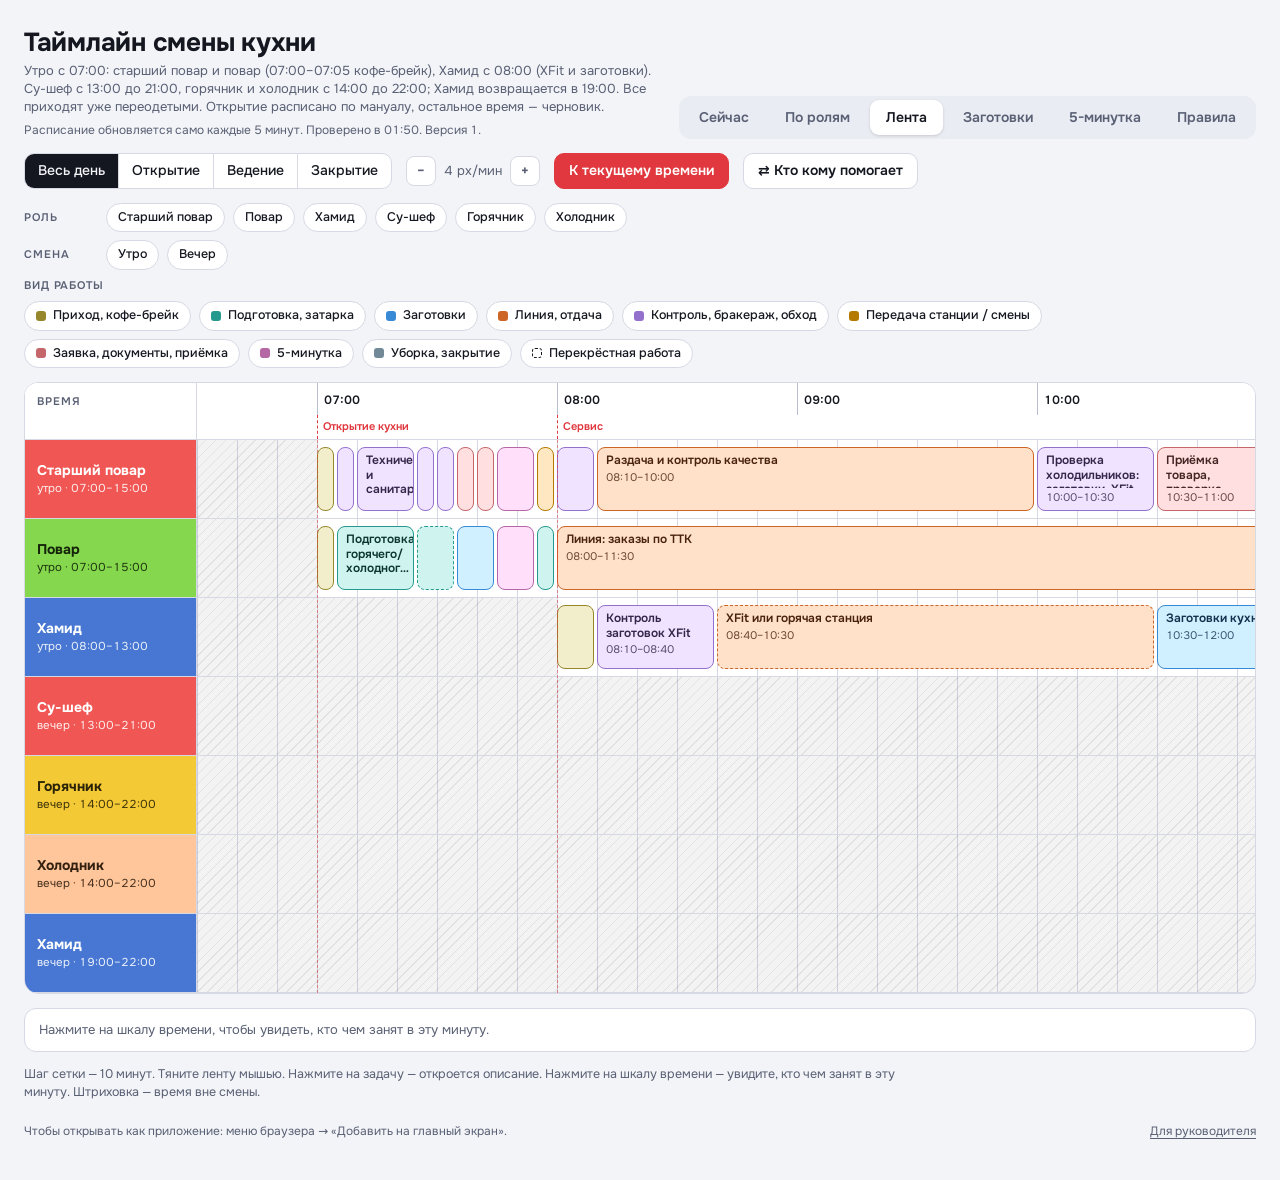
<file: index.html>
<!doctype html>
<html lang="ru">
<head>
<meta charset="utf-8">
<meta name="viewport" content="width=device-width, initial-scale=1, viewport-fit=cover">
<title>Таймлайн смены кухни</title>
<meta name="robots" content="noindex, nofollow">
<meta name="description" content="Расписание смены кухни: кто, что и когда делает">
<meta name="theme-color" content="#f3f4f8" media="(prefers-color-scheme: light)">
<meta name="theme-color" content="#0d1017" media="(prefers-color-scheme: dark)">
<link rel="manifest" href="manifest.webmanifest">
<link rel="icon" href="icons/icon.svg" type="image/svg+xml">
<link rel="apple-touch-icon" href="icons/apple-touch-icon.png">
<meta name="mobile-web-app-capable" content="yes">
<meta name="apple-mobile-web-app-capable" content="yes">
<meta name="apple-mobile-web-app-title" content="Кухня">
<link rel="stylesheet" href="fonts/onest.css">
<style>
/* Раскладка: шапка с вкладками → панель фильтров → лента (шкала времени × дорожки ролей) → панель описания задачи.
   Лента скроллится внутри своего контейнера; страница в ширину не растёт. Данные лежат в data.json рядом со страницей; приложение само читает его раз в 5 минут. */
:root {
  --font: "Onest", system-ui, -apple-system, "Segoe UI", Roboto, sans-serif;
  --bg: #f3f4f8;
  --surface: #ffffff;
  --surface-2: #eaecf3;
  --line: #d6d9e4;
  --line-strong: #b9bed0;
  --fg: #14171f;
  --muted: #596074;
  --accent: #e0383e;
  --accent-fg: #ffffff;
  --ok: #1e7a46;
  --warn: #9a5b00;
  --warn-bg: #fff3d6;
  --role-su: oklch(0.66 0.19 25);   --role-su-fg: #ffffff;
  --role-p: oklch(0.80 0.19 135);   --role-p-fg: #14230a;
  --role-ham: oklch(0.58 0.15 262); --role-ham-fg: #ffffff;
  --role-gc: oklch(0.85 0.16 92);   --role-gc-fg: #2a2308;
  --role-xc: oklch(0.87 0.09 55);   --role-xc-fg: #33200f;
  --role-tq: oklch(0.74 0.12 190);  --role-tq-fg: #05201f;
  --role-vi: oklch(0.62 0.17 295);  --role-vi-fg: #ffffff;
  --role-pk: oklch(0.78 0.13 350);  --role-pk-fg: #3a0c1f;
  --role-gy: oklch(0.74 0.02 260);  --role-gy-fg: #14171f;
  --role-or: oklch(0.76 0.16 55);   --role-or-fg: #301604;
  --off: rgba(20, 23, 31, .05);
  --hatch: rgba(20, 23, 31, .08);
  --tbg-l: .94; --tbd-l: .62; --ttx-l: .30;
  --shadow: 0 8px 30px rgba(20, 23, 31, .18);
}
@media (prefers-color-scheme: dark) {
  :root:not([data-theme="light"]) {
    --bg: #0d1017; --surface: #151a24; --surface-2: #1d2432; --line: #2a3246; --line-strong: #3b4560;
    --fg: #e8ebf3; --muted: #8e97ac; --accent: #ff6468; --accent-fg: #1a0708; --ok: #4cc38a; --warn: #f0b254; --warn-bg: #3a2c10;
    --role-su: oklch(0.62 0.18 25); --role-su-fg: #fff6f6; --role-p: oklch(0.78 0.18 135); --role-p-fg: #0d1a06; --role-ham: oklch(0.58 0.14 262); --role-ham-fg: #f3f5ff; --role-gc: oklch(0.80 0.15 92); --role-gc-fg: #1f1a05; --role-xc: oklch(0.80 0.09 55); --role-xc-fg: #25160a;
    --role-tq: oklch(0.70 0.12 190); --role-tq-fg: #04201e; --role-vi: oklch(0.60 0.16 295); --role-vi-fg: #f6f3ff; --role-pk: oklch(0.74 0.13 350); --role-pk-fg: #2a0714; --role-gy: oklch(0.55 0.02 260); --role-gy-fg: #f1f3f8; --role-or: oklch(0.72 0.15 55); --role-or-fg: #251003;
    --off: rgba(0, 0, 0, .28); --hatch: rgba(255, 255, 255, .05);
    --tbg-l: .30; --tbd-l: .64; --ttx-l: .95; --shadow: 0 8px 30px rgba(0, 0, 0, .55);
    color-scheme: dark;
  }
}
:root[data-theme="dark"] {
  --bg: #0d1017; --surface: #151a24; --surface-2: #1d2432; --line: #2a3246; --line-strong: #3b4560;
  --fg: #e8ebf3; --muted: #8e97ac; --accent: #ff6468; --accent-fg: #1a0708; --ok: #4cc38a; --warn: #f0b254; --warn-bg: #3a2c10;
  --role-su: oklch(0.62 0.18 25); --role-su-fg: #fff6f6; --role-p: oklch(0.78 0.18 135); --role-p-fg: #0d1a06; --role-ham: oklch(0.58 0.14 262); --role-ham-fg: #f3f5ff; --role-gc: oklch(0.80 0.15 92); --role-gc-fg: #1f1a05; --role-xc: oklch(0.80 0.09 55); --role-xc-fg: #25160a;
  --role-tq: oklch(0.70 0.12 190); --role-tq-fg: #04201e; --role-vi: oklch(0.60 0.16 295); --role-vi-fg: #f6f3ff; --role-pk: oklch(0.74 0.13 350); --role-pk-fg: #2a0714; --role-gy: oklch(0.55 0.02 260); --role-gy-fg: #f1f3f8; --role-or: oklch(0.72 0.15 55); --role-or-fg: #251003;
  --off: rgba(0, 0, 0, .28); --hatch: rgba(255, 255, 255, .05);
  --tbg-l: .30; --tbd-l: .64; --ttx-l: .95; --shadow: 0 8px 30px rgba(0, 0, 0, .55);
  color-scheme: dark;
}

* { box-sizing: border-box; }
[hidden] { display: none !important; }
body {
  background: var(--bg); color: var(--fg); font-family: var(--font); font-size: 14px; line-height: 1.4;
  padding-block: 20px 28px;
  padding-left: max(16px, env(safe-area-inset-left, 0px));
  padding-right: max(16px, env(safe-area-inset-right, 0px));
}
button { font: inherit; color: inherit; cursor: pointer; }
:focus-visible { outline: 2px solid var(--accent); outline-offset: 2px; }
.app { max-width: 1700px; margin-inline: auto; display: flex; flex-direction: column; gap: 14px; min-width: 0; }

/* цвета лент: класс rc-* задаёт пару --rb / --rf */
.rc-su { --rb: var(--role-su); --rf: var(--role-su-fg); }
.rc-p  { --rb: var(--role-p);  --rf: var(--role-p-fg); }
.rc-ham { --rb: var(--role-ham); --rf: var(--role-ham-fg); }
.rc-gc { --rb: var(--role-gc); --rf: var(--role-gc-fg); }
.rc-xc { --rb: var(--role-xc); --rf: var(--role-xc-fg); }
.rc-tq { --rb: var(--role-tq); --rf: var(--role-tq-fg); }
.rc-vi { --rb: var(--role-vi); --rf: var(--role-vi-fg); }
.rc-pk { --rb: var(--role-pk); --rf: var(--role-pk-fg); }
.rc-gy { --rb: var(--role-gy); --rf: var(--role-gy-fg); }
.rc-or { --rb: var(--role-or); --rf: var(--role-or-fg); }

/* типы работ: оттенок и насыщенность; светлоту задаёт тема */
.ty-arrival { --h: 100; --c: .11; }
.ty-setup   { --h: 185; --c: .10; }
.ty-prep    { --h: 250; --c: .14; }
.ty-line    { --h: 48;  --c: .15; }
.ty-control { --h: 300; --c: .14; }
.ty-handoff { --h: 78;  --c: .14; }
.ty-docs    { --h: 18;  --c: .12; }
.ty-meeting { --h: 335; --c: .13; }
.ty-clean   { --h: 232; --c: .035; }

/* шапка */
.top { display: flex; flex-wrap: wrap; align-items: end; justify-content: space-between; gap: 12px 24px; }
h1 { margin: 0; font-size: 26px; line-height: 1.15; font-weight: 700; letter-spacing: -.01em; text-wrap: balance; }
.sub { margin: 4px 0 0; color: var(--muted); font-size: 13px; max-width: 70ch; }
.live { margin: 6px 0 0; color: var(--muted); font-size: 12px; font-variant-numeric: tabular-nums; }
.tabs { display: inline-flex; gap: 4px; padding: 4px; background: var(--surface-2); border-radius: 12px; max-width: 100%; overflow-x: auto; }
.tabs button { border: 0; background: transparent; padding: 8px 16px; border-radius: 9px; font-weight: 600; color: var(--muted); white-space: nowrap; }
.tabs button[aria-selected="true"] { background: var(--surface); color: var(--fg); box-shadow: 0 1px 3px rgba(0, 0, 0, .15); }

/* панель управления */
.bar { display: flex; flex-wrap: wrap; align-items: center; gap: 10px 14px; }
.seg { display: inline-flex; border: 1px solid var(--line); border-radius: 10px; overflow: hidden; background: var(--surface); }
.seg button { border: 0; background: transparent; padding: 7px 13px; font-weight: 500; }
.seg button + button { border-left: 1px solid var(--line); }
.seg button[aria-pressed="true"] { background: var(--fg); color: var(--bg); }
.zoom { display: inline-flex; align-items: center; gap: 8px; color: var(--muted); font-size: 13px; font-variant-numeric: tabular-nums; }
.zoom button { width: 30px; height: 30px; border-radius: 8px; border: 1px solid var(--line); background: var(--surface); font-weight: 700; }
.btn { border: 1px solid var(--line); background: var(--surface); padding: 7px 14px; border-radius: 10px; font-weight: 600; }
.btn.accent { background: var(--accent); border-color: var(--accent); color: var(--accent-fg); }
.btn[aria-pressed="true"] { background: var(--fg); color: var(--bg); border-color: var(--fg); }
.btn:disabled { opacity: .45; cursor: default; }

.filters { display: flex; flex-direction: column; gap: 8px; }
.frow { display: flex; flex-wrap: wrap; align-items: center; gap: 8px; }
.flabel { min-width: 74px; font-size: 11px; font-weight: 600; letter-spacing: .08em; text-transform: uppercase; color: var(--muted); }
.chip { display: inline-flex; align-items: center; gap: 7px; padding: 5px 11px; border: 1px solid var(--line); border-radius: 999px; background: var(--surface); font-size: 12.5px; font-weight: 500; }
.chip[aria-pressed="true"] { border-color: var(--fg); box-shadow: 0 0 0 1px var(--fg); }
.dot { width: 10px; height: 10px; border-radius: 3px; background: oklch(var(--tbd-l) var(--c, .1) var(--h, 250)); flex: none; }
.dot.cross { background: transparent; border: 1.5px dashed var(--fg); }

/* лента */
.tl { background: var(--surface); border: 1px solid var(--line); border-radius: 14px; overflow: hidden; min-width: 0; }
.tl-scroll { overflow: auto; max-height: 78vh; cursor: grab; user-select: none; -webkit-user-select: none; position: relative; overscroll-behavior: contain; }
.tl-scroll.drag { cursor: grabbing; }
.tl-inner { position: relative; min-width: 100%; }
.tl-row { display: flex; }
.tl-head { position: sticky; top: 0; z-index: 6; background: var(--surface); border-bottom: 1px solid var(--line); }
.tl-corner { position: sticky; left: 0; z-index: 7; flex: none; width: var(--lw); background: var(--surface); display: flex; align-items: end; padding: 0 12px 6px; font-size: 11px; font-weight: 600; letter-spacing: .08em; text-transform: uppercase; color: var(--muted); border-right: 1px solid var(--line); }
.tl-axtrack { position: relative; height: 32px; flex: none; cursor: pointer; }
.tick { position: absolute; top: 0; bottom: 0; border-left: 1px solid var(--line); }
.tick span { position: absolute; left: 6px; bottom: 6px; font-size: 12px; color: var(--muted); font-variant-numeric: tabular-nums; }
.tick.major { border-left-color: var(--line-strong); }
.tick.major span { color: var(--fg); font-weight: 600; }
.tl-mstrack { position: relative; height: 24px; flex: none; }
.flag { position: absolute; top: 0; bottom: 0; border-left: 1.5px dashed var(--accent); }
.flag span { position: absolute; left: 5px; top: 4px; font-size: 11px; font-weight: 600; color: var(--accent); white-space: nowrap; }
.tl-lanes { position: relative; }
.tl-lane { display: flex; border-bottom: 1px solid var(--line); }
.tl-lane:last-child { border-bottom: 0; }
.tl-label { position: sticky; left: 0; z-index: 5; flex: none; width: var(--lw); padding: 10px 12px; display: flex; flex-direction: column; justify-content: center; gap: 2px; border-right: 1px solid var(--line); background: var(--rb); color: var(--rf); }
.rl-role { font-weight: 700; font-size: 14px; line-height: 1.2; overflow-wrap: anywhere; }
.rl-sub { font-size: 11.5px; opacity: .9; font-variant-numeric: tabular-nums; }
.tl-track {
  position: relative; flex: none; height: 78px;
  background-image: linear-gradient(to right, var(--line) 1px, transparent 1px), linear-gradient(to right, var(--line-strong) 1px, transparent 1px);
  background-size: calc(var(--ppm) * 10px) 100%, calc(var(--ppm) * 60px) 100%;
  background-position: 0 0, calc(var(--ppm) * 30px) 0;
}
.off { position: absolute; top: 0; bottom: 0; background-color: var(--off); background-image: repeating-linear-gradient(135deg, transparent 0 6px, var(--hatch) 6px 7px); }
.blk {
  position: absolute; top: 7px; bottom: 7px; padding: 5px 8px; text-align: left; overflow: hidden; display: flex; flex-direction: column; gap: 2px; min-width: 0;
  border-radius: 8px; border: 1px solid oklch(var(--tbd-l) var(--c) var(--h));
  background: oklch(var(--tbg-l) calc(var(--c) * .4) var(--h)); color: oklch(var(--ttx-l) calc(var(--c) * .45) var(--h));
  transition: opacity .15s, box-shadow .15s;
}
.blk:hover { box-shadow: 0 0 0 2px oklch(var(--tbd-l) var(--c) var(--h)); z-index: 2; }
.blk .bt { font-size: 12px; font-weight: 600; line-height: 1.2; display: -webkit-box; -webkit-box-orient: vertical; -webkit-line-clamp: 3; overflow: hidden; }
.blk .bm { font-size: 11px; opacity: .8; font-variant-numeric: tabular-nums; white-space: nowrap; }
.blk .bh { font-size: 10.5px; font-weight: 600; opacity: .9; line-height: 1.15; }
.blk.tiny { padding: 0; }
.blk.cross { border-style: dashed; border-width: 1.5px; }
.blk.dim { opacity: .24; }
.blk.hi { border-width: 2px; box-shadow: 0 0 0 1px var(--surface), 0 0 0 3px oklch(var(--tbd-l) var(--c) var(--h)); }
.tl-over { position: absolute; top: 0; bottom: 0; pointer-events: none; z-index: 3; }
.mline { position: absolute; top: 0; bottom: 0; border-left: 1.5px dashed var(--accent); opacity: .55; }
.nowline { position: absolute; top: 0; bottom: 0; border-left: 2px solid var(--accent); }
.nowline span { position: absolute; top: 2px; left: 4px; background: var(--accent); color: var(--accent-fg); font-size: 10.5px; font-weight: 700; padding: 1px 6px; border-radius: 6px; }
.pline { position: absolute; top: 0; bottom: 0; border-left: 2px solid var(--fg); }
.pline span { position: absolute; bottom: 2px; left: 4px; background: var(--fg); color: var(--bg); font-size: 10.5px; font-weight: 700; padding: 1px 6px; border-radius: 6px; font-variant-numeric: tabular-nums; }

.probe { padding: 12px 14px; background: var(--surface); border: 1px solid var(--line); border-radius: 12px; display: flex; flex-wrap: wrap; gap: 8px 18px; align-items: center; font-size: 13px; }
.probe b { font-variant-numeric: tabular-nums; }
.probe .pr { display: inline-flex; gap: 8px; align-items: center; min-width: 0; }
.hint { margin: 0; color: var(--muted); font-size: 12.5px; max-width: 110ch; }
.legend-note { margin: 0; color: var(--muted); font-size: 12.5px; }
.boot { color: var(--muted); }

/* вкладки: сейчас / по ролям / правила */
.panel { display: flex; flex-direction: column; gap: 14px; }
.now-head { display: flex; align-items: baseline; gap: 12px; flex-wrap: wrap; }
.now-time { font-size: 38px; font-weight: 700; letter-spacing: -.02em; font-variant-numeric: tabular-nums; }
.cards { display: grid; grid-template-columns: repeat(auto-fill, minmax(min(100%, 340px), 1fr)); gap: 12px; }
.card { background: var(--surface); border: 1px solid var(--line); border-radius: 14px; padding: 14px; display: flex; flex-direction: column; gap: 10px; min-width: 0; text-align: left; }
.card-h { display: flex; align-items: center; gap: 10px; flex-wrap: wrap; }
.rolepill { display: inline-block; padding: 3px 10px; border-radius: 8px; font-weight: 700; font-size: 12.5px; background: var(--rb); color: var(--rf); }
.shifttag { font-size: 12.5px; color: var(--muted); font-variant-numeric: tabular-nums; }
.cur { border: 1px solid oklch(var(--tbd-l) var(--c) var(--h)); background: oklch(var(--tbg-l) calc(var(--c) * .4) var(--h)); color: oklch(var(--ttx-l) calc(var(--c) * .45) var(--h)); border-radius: 10px; padding: 10px 12px; display: flex; flex-direction: column; gap: 6px; width: 100%; text-align: left; }
.cur .ct { font-weight: 700; }
.cur .cm { font-size: 12.5px; opacity: .85; font-variant-numeric: tabular-nums; }
.prog { height: 5px; border-radius: 3px; background: rgba(127, 127, 127, .25); overflow: hidden; }
.prog i { display: block; height: 100%; background: oklch(var(--tbd-l) var(--c) var(--h)); }
.next { color: var(--muted); font-size: 13px; }
.next-btn { border: 0; background: none; padding: 0; text-align: left; color: var(--muted); font-size: 13px; }
.next-btn:hover { color: var(--fg); }
.muted { color: var(--muted); }
.lane-sec { background: var(--surface); border: 1px solid var(--line); border-radius: 14px; overflow: hidden; }
.lane-sec > .card-h { padding: 12px 14px; border-bottom: 1px solid var(--line); }
.trow { display: grid; grid-template-columns: 108px 1fr; gap: 10px; align-items: center; width: 100%; padding: 9px 14px; border: 0; border-top: 1px solid var(--line); background: transparent; text-align: left; }
.lane-sec .trow:first-of-type { border-top: 0; }
.trow:hover { background: var(--surface-2); }
.trow .tt { font-variant-numeric: tabular-nums; color: var(--muted); font-size: 12.5px; }
.trow .tn { display: flex; align-items: center; gap: 8px; font-weight: 500; min-width: 0; }
.trow .tn span.tx { min-width: 0; }
.rules { display: grid; grid-template-columns: repeat(auto-fill, minmax(min(100%, 360px), 1fr)); gap: 12px; align-items: start; }
.rules h3 { margin: 0; font-size: 15px; }
.rules h4 { margin: 4px 0 0; font-size: 11px; letter-spacing: .08em; text-transform: uppercase; color: var(--muted); }
.rules ul { margin: 0; padding-left: 18px; display: flex; flex-direction: column; gap: 3px; }
.rules p { margin: 0; color: var(--muted); font-size: 13px; }

/* описание задачи */
.scrim { position: fixed; inset: 0; background: rgba(8, 10, 16, .45); z-index: 40; }
.drawer {
  position: fixed; z-index: 41; top: 0; right: 0; bottom: 0; width: min(440px, 100%); background: var(--surface); border-left: 1px solid var(--line); box-shadow: var(--shadow);
  display: flex; flex-direction: column; padding-top: env(safe-area-inset-top, 0px); padding-right: env(safe-area-inset-right, 0px); padding-bottom: env(safe-area-inset-bottom, 0px);
}
.dr-h { display: flex; align-items: start; gap: 12px; padding: 16px 18px 12px; }
.dr-h h2 { margin: 0; font-size: 18px; line-height: 1.25; flex: 1; text-wrap: balance; overflow-wrap: anywhere; }
.dr-x { border: 1px solid var(--line); background: var(--surface); width: 34px; height: 34px; border-radius: 9px; font-size: 18px; line-height: 1; }
.dr-b { padding: 0 18px 18px; overflow: auto; display: flex; flex-direction: column; gap: 12px; }
.dr-meta { display: grid; grid-template-columns: auto 1fr; gap: 4px 14px; font-size: 13px; }
.dr-meta dt { color: var(--muted); }
.dr-meta dd { margin: 0; font-variant-numeric: tabular-nums; }
.dr-desc { white-space: pre-wrap; font-size: 13.5px; line-height: 1.5; border-top: 1px solid var(--line); padding-top: 12px; }
.badge { display: inline-flex; align-items: center; gap: 6px; font-size: 12px; font-weight: 600; padding: 3px 9px; border-radius: 999px; border: 1px solid oklch(var(--tbd-l) var(--c) var(--h)); background: oklch(var(--tbg-l) calc(var(--c) * .4) var(--h)); color: oklch(var(--ttx-l) calc(var(--c) * .45) var(--h)); align-self: flex-start; }
.note { font-size: 12.5px; padding: 8px 10px; border-radius: 8px; background: var(--surface-2); color: var(--muted); }


/* редактор */
.edbar { display: flex; flex-wrap: wrap; align-items: center; gap: 8px 10px; margin-top: 10px; }
.edbar .btn { padding: 6px 12px; }
.edpill { display: inline-block; padding: 3px 10px; border-radius: 8px; font-size: 12px; font-weight: 700; background: var(--fg); color: var(--bg); }
.sv { font-size: 12.5px; color: var(--muted); font-variant-numeric: tabular-nums; }
.sv[data-s="ok"] { color: var(--ok); }
.sv[data-s="dirty"], .sv[data-s="busy"] { color: var(--warn); }
.sv[data-s="err"] { color: var(--accent); font-weight: 600; }
body.pv .edonly { display: none !important; }
.fld { display: flex; flex-direction: column; gap: 4px; min-width: 0; }
.fld .fl { color: var(--muted); font-weight: 600; font-size: 11px; letter-spacing: .06em; text-transform: uppercase; }
input[type="text"], input[type="password"], input[type="time"], select, textarea {
  font: inherit; color: var(--fg); background: var(--surface); border: 1px solid var(--line-strong); border-radius: 8px; padding: 7px 9px; min-width: 0; width: 100%;
}
textarea { resize: vertical; line-height: 1.45; }
input[type="checkbox"] { width: 17px; height: 17px; accent-color: var(--fg); flex: none; }
.r2 { display: grid; grid-template-columns: 1fr 1fr; gap: 10px; }
.nudge { display: flex; flex-wrap: wrap; align-items: center; gap: 6px; }
.nudge .nl { color: var(--muted); font-size: 12px; min-width: 66px; }
.nudge button { padding: 4px 10px; border: 1px solid var(--line); background: var(--surface); border-radius: 8px; font-size: 12.5px; font-weight: 600; font-variant-numeric: tabular-nums; }
.chk { display: flex; gap: 8px; align-items: center; font-size: 13px; }
.acts { display: flex; flex-wrap: wrap; gap: 8px; margin-top: 4px; }
.btn.danger { color: var(--accent); border-color: var(--accent); }
.btn.danger.armed { background: var(--accent); color: var(--accent-fg); }
.note.warn { background: var(--warn-bg); color: var(--warn); }
.note.bad { background: var(--warn-bg); color: var(--accent); font-weight: 600; }
.setup { display: flex; flex-direction: column; gap: 14px; max-width: 980px; }
.setup h3 { margin: 0; font-size: 15px; }
.lane-ed { display: flex; flex-direction: column; gap: 10px; }
.lane-ed-g { display: grid; grid-template-columns: 2fr 1fr 1fr 1fr; gap: 10px; }
.swatches { display: flex; flex-wrap: wrap; gap: 6px; align-items: center; }
.sw { width: 28px; height: 28px; border-radius: 8px; border: 2px solid transparent; background: var(--rb); padding: 0; }
.sw[aria-pressed="true"] { border-color: var(--fg); box-shadow: 0 0 0 2px var(--surface) inset; }
.ms-row { display: grid; grid-template-columns: 120px 1fr auto; gap: 10px; align-items: center; }
.tp-grid { display: grid; grid-template-columns: repeat(auto-fill, minmax(min(100%, 260px), 1fr)); gap: 10px; }
.grp { display: flex; flex-direction: column; gap: 8px; padding-top: 10px; border-top: 1px solid var(--line); }
.xs { padding: 4px 10px; font-size: 12.5px; }
.foot { display: flex; flex-wrap: wrap; align-items: center; justify-content: space-between; gap: 6px 18px; margin-top: 4px; color: var(--muted); font-size: 12px; }
.foot p { margin: 0; }
.lnk { border: 0; background: none; padding: 4px 0; color: var(--muted); font-size: 12px; text-decoration: underline; text-underline-offset: 3px; }
.lnk:hover { color: var(--fg); }
.mode { font-size: 12.5px; color: var(--muted); }
.login { display: flex; flex-direction: column; gap: 12px; }
.login p { margin: 0; color: var(--muted); font-size: 13px; line-height: 1.5; }


@media (max-width: 640px) {
  h1 { font-size: 22px; }
  .drawer { top: auto; left: 0; width: 100%; max-height: 90%; border-left: 0; border-top: 1px solid var(--line); border-radius: 16px 16px 0 0; }
  .flabel { width: 100%; }
  .now-time { font-size: 30px; }
  .trow { grid-template-columns: 92px 1fr; }
  
  .lane-ed-g { grid-template-columns: 1fr 1fr; }
  .lane-ed-g .fld:first-child { grid-column: 1 / -1; }
  .ms-row { grid-template-columns: 96px 1fr auto; }
  
}
/* общие списки: заготовки и темы пятиминутки */
.cnt { display: inline-block; min-width: 18px; margin-left: 6px; padding: 0 6px; border-radius: 999px; background: var(--accent); color: var(--accent-fg); font-size: 11px; font-weight: 700; line-height: 18px; text-align: center; vertical-align: 1px; }
.board { display: flex; flex-direction: column; gap: 14px; max-width: 760px; width: 100%; }
.board h2 { margin: 0; font-size: 20px; line-height: 1.2; }
.bd-lead { margin: 4px 0 0; color: var(--muted); font-size: 13px; }
.bd-who { display: flex; flex-wrap: wrap; align-items: center; gap: 6px 12px; color: var(--muted); font-size: 12.5px; }
.bd-who b { color: var(--fg); font-weight: 600; }
.bd-login { align-items: flex-start; }
.bd-login p { margin: 0; color: var(--muted); }
.bd-login .btn { padding: 10px 18px; }
.bd-form { display: flex; flex-wrap: wrap; gap: 8px; }
.bd-form .bd-t { flex: 1 1 260px; min-width: 0; padding: 10px 12px; font-size: 15px; }
.bd-form .btn { padding: 10px 18px; }
.bd-msg { margin: -4px 0 0; font-size: 12.5px; color: var(--muted); }
.bd-msg:empty { display: none; }
.bd-msg.err { color: var(--accent); font-weight: 600; }
.bd-list { list-style: none; margin: 0; padding: 0; display: flex; flex-direction: column; gap: 8px; }
.bd-item { display: flex; align-items: center; gap: 10px; background: var(--surface); border: 1px solid var(--line); border-radius: 12px; padding: 10px 10px 10px 14px; }
.bd-item .tx { flex: 1 1 auto; min-width: 0; overflow-wrap: anywhere; font-weight: 600; font-size: 15px; }
.bd-item .tt { display: block; }
.bd-item .mt { display: block; margin-top: 2px; font-weight: 400; font-size: 12px; color: var(--muted); font-variant-numeric: tabular-nums; }
.bd-item.done { background: transparent; }
.bd-item.done .tt { color: var(--muted); text-decoration: line-through; text-decoration-thickness: 2px; }
.bd-item.pend { opacity: .6; }
.btn.ok { border-color: var(--ok); color: var(--ok); background: transparent; min-height: 40px; white-space: nowrap; }
.btn.ok:hover { background: var(--ok); color: var(--bg); }
.bd-item .go { flex: none; }
.bd-item .x { flex: none; width: 34px; height: 34px; border: 0; border-radius: 8px; background: transparent; color: var(--muted); font-size: 20px; line-height: 1; }
.bd-item .x:hover { background: var(--surface-2); color: var(--accent); }
.bd-sub { margin: 8px 0 0; font-size: 11px; font-weight: 600; letter-spacing: .08em; text-transform: uppercase; color: var(--muted); }
.bd-empty { padding: 18px 14px; border: 1px dashed var(--line-strong); border-radius: 12px; color: var(--muted); text-align: center; }
.bd-foot { display: flex; flex-wrap: wrap; align-items: center; gap: 8px 14px; }
.dr-go { margin-top: 12px; }
@media (max-width: 640px) {
  .bd-item { flex-wrap: wrap; }
  .bd-item .tx { flex-basis: 100%; }
  .bd-item .go { flex: 1 1 auto; }
}
@media (prefers-reduced-motion: reduce) { * { transition: none !important; scroll-behavior: auto !important; } }
</style>
</head>
<body>
<div class="app">
  <header class="top">
    <div>
      <h1 id="h1">Таймлайн смены кухни</h1>
      <p class="sub" id="sub"></p>
      <p class="live" id="live"></p>
      
      <div class="edbar" id="edbar" hidden>
        <span class="edpill">Редактор</span>
        <span class="sv edonly" id="sv" data-s="idle">Изменений нет</span>
        <button class="btn accent edonly" id="pubbtn" type="button" disabled>Опубликовать</button>
        <button class="btn edonly" id="addtask" type="button">＋ Задача</button>
        <button class="btn" id="previewbtn" type="button" aria-pressed="false">Как видят сотрудники</button>
        <button class="btn" id="outbtn" type="button">Выйти</button>
        <span class="mode" id="modelab"></span>
      </div>
      
    </div>
    <div class="tabs" role="tablist" id="tabs">
      <button role="tab" data-tab="now" aria-selected="false">Сейчас</button>
      <button role="tab" data-tab="roles" aria-selected="false">По ролям</button>
      <button role="tab" data-tab="lenta" aria-selected="true">Лента</button>
      <button role="tab" data-tab="prep" aria-selected="false">Заготовки<span class="cnt" id="c-prep" hidden></span></button>
      <button role="tab" data-tab="topics" aria-selected="false">5-минутка<span class="cnt" id="c-topics" hidden></span></button>
      <button role="tab" data-tab="rules" aria-selected="false">Правила</button>
      <button role="tab" data-tab="setup" aria-selected="false" class="edonly" hidden>Настройка</button>
    </div>
  </header>

  <section class="panel" id="p-lenta" hidden>
    <div class="bar">
      <div class="seg" id="phase" role="group" aria-label="Часть дня">
        <button data-p="all" aria-pressed="true">Весь день</button>
        <button data-p="open" aria-pressed="false">Открытие</button>
        <button data-p="service" aria-pressed="false">Ведение</button>
        <button data-p="close" aria-pressed="false">Закрытие</button>
      </div>
      <div class="zoom"><button id="zm" aria-label="Уменьшить масштаб">−</button><span id="zl">4 px/мин</span><button id="zp" aria-label="Увеличить масштаб">+</button></div>
      <button class="btn accent" id="tonow">К текущему времени</button>
      <button class="btn" id="helpers" aria-pressed="false">⇄ Кто кому помогает</button>
    </div>
    <div class="filters">
      <div class="frow"><span class="flabel">Роль</span><span id="f-roles" class="frow"></span></div>
      <div class="frow"><span class="flabel">Смена</span><span id="f-shifts" class="frow"></span></div>
      <div class="frow"><span class="flabel">Вид работы</span><span id="f-types" class="frow"></span></div>
    </div>
    <div class="tl" id="tl">
      <div class="tl-scroll" id="tlscroll"><div class="tl-inner" id="tlinner"></div></div>
    </div>
    <div class="probe" id="probe"></div>
    <p class="hint">Шаг сетки — 10 минут. Тяните ленту мышью. Нажмите на задачу — откроется описание. Нажмите на шкалу времени — увидите, кто чем занят в эту минуту. Штриховка — время вне смены.</p>
    <p class="hint edonly" hidden>Редактор: нажмите на задачу, чтобы изменить время, название и описание. Двойной щелчок по пустому месту дорожки — новая задача в это время. Ленты, вехи и заголовок — во вкладке «Настройка». Правки видны только вам, пока не нажмёте «Опубликовать»; у сотрудников расписание обновится в течение 5–7 минут.</p>
    <p class="legend-note" id="helpnote" hidden>Пунктирные задачи — перекрёстная работа: один сотрудник помогает другому или берёт на себя его задачу.</p>
  </section>

  <section class="panel" id="p-now" hidden></section>
  <section class="panel" id="p-roles" hidden></section>
  <section class="panel" id="p-prep" hidden></section>
  <section class="panel" id="p-topics" hidden></section>
  <section class="panel" id="p-rules" hidden></section>
  <section class="panel setup" id="p-setup" hidden></section>

  <footer class="foot">
    <p>Чтобы открывать как приложение: меню браузера → «Добавить на главный экран».</p>
    <button class="lnk" id="loginbtn" type="button">Для руководителя</button>
  </footer>
</div>

<div class="scrim" id="scrim" hidden></div>
<aside class="drawer" id="drawer" role="dialog" aria-modal="true" aria-labelledby="dr-title" hidden>
  <div class="dr-h"><h2 id="dr-title"></h2><button class="dr-x" id="dr-x" aria-label="Закрыть">×</button></div>
  <div class="dr-b" id="dr-b"></div>
</aside>

<script id="seed" type="application/json">{"v": 1, "meta": {"title": "Таймлайн смены кухни", "sub": "Утро с 07:00: старший повар и повар (07:00–07:05 кофе-брейк), Хамид с 08:00 (XFit и заготовки). Су-шеф с 13:00 до 21:00, горячник и холодник с 14:00 до 22:00; Хамид возвращается в 19:00. Все приходят уже переодетыми. Открытие расписано по мануалу, остальное время — черновик."}, "lanes": [{"id": "st", "role": "Старший повар", "cls": "su", "shift": "утро", "frm": 420, "to": 900}, {"id": "pu", "role": "Повар", "cls": "p", "shift": "утро", "frm": 420, "to": 900}, {"id": "hm", "role": "Хамид", "cls": "ham", "shift": "утро", "frm": 480, "to": 780}, {"id": "sf", "role": "Су-шеф", "cls": "su", "shift": "вечер", "frm": 780, "to": 1260}, {"id": "gc", "role": "Горячник", "cls": "gc", "shift": "вечер", "frm": 840, "to": 1320}, {"id": "xc", "role": "Холодник", "cls": "xc", "shift": "вечер", "frm": 840, "to": 1320}, {"id": "hv", "role": "Хамид", "cls": "ham", "shift": "вечер", "frm": 1140, "to": 1320}], "types": [{"id": "arrival", "name": "Приход, кофе-брейк"}, {"id": "setup", "name": "Подготовка, затарка"}, {"id": "prep", "name": "Заготовки"}, {"id": "line", "name": "Линия, отдача"}, {"id": "control", "name": "Контроль, бракераж, обход"}, {"id": "handoff", "name": "Передача станции / смены"}, {"id": "docs", "name": "Заявка, документы, приёмка"}, {"id": "meeting", "name": "5-минутка"}, {"id": "clean", "name": "Уборка, закрытие"}], "tasks": [{"id": "st1", "lane": "st", "type": "arrival", "phase": "open", "title": "Кофе-брейк", "s": 420, "e": 425, "desc": "Все приходят уже переодетыми: к 07:00 вы в рабочей униформе. С 07:00 до 07:05 — кофе-брейк.\n\n1. Отметиться в журнале прихода/ухода, обработать руки.\n2. Приготовить кофе, настроиться на смену.\n3. Ровно 5 минут, затем — проверка повара и задачи на открытие.", "guess": false, "cross": false, "crossNote": ""}, {"id": "st2", "lane": "st", "type": "control", "phase": "open", "title": "Технический и санитарный обход кухни + заполнение электронных чек-листов", "s": 430, "e": 445, "desc": "Во время обхода заполняйте электронный чек-лист обхода кухни — сразу по ходу, не после.\n\nТехническое и санитарное состояние кухни:\n1. Проверить чистоту рабочих поверхностей, оборудования (внутри и снаружи), пола и стен.\n2. Проверить соответствие Правилам пищевой безопасности.\n3. Проверить техническое состояние кухни:\na. Исправность приточно-вытяжной системы\nb. Стоки в раковинах и в полу (не забиты)\nc. Работоспособность розеток\nd. Целостность поверхностей (стены, пол и т.д.)\ne. В случае неисправности — сделать заявку в техническую службу\n4. Проверить исправность оборудования:\na. Температурный режим всего холодильного оборудования (холодильники, морозильники, камеры)\nb. Исправность и состояние теплового оборудования\nc. Исправность нейтрально-технического оборудования (блендеры, мясорубки, рисоварка и пр.)\nd. Получить обратную связь по работе оборудования от повара\ne. Убедиться, что всё тепловое и холодильное оборудование включено и готово к работе", "guess": false, "cross": false, "crossNote": ""}, {"id": "st3", "lane": "st", "type": "control", "phase": "open", "title": "Проверка готовности станции к открытию", "s": 445, "e": 450, "desc": "1. Обойти станцию ГЦ/ХЦ и подтвердить готовность позиции к смене: инвентарь, посуда, хозы, продукты, П/Ф.\n2. Собрать от повара информацию по позициям на ограничении и кандидатам в Stop/Go-лист.\n3. Проанализировать преп-лист, расставить приоритеты по заготовкам.\n4. Убедиться, что П/Ф на станции вскрыты и выставлены к бракеражу.\n\nБракераж — отдельной задачей (см. «Бракераж П/Ф»).", "guess": false, "cross": false, "crossNote": ""}, {"id": "st4", "lane": "st", "type": "control", "phase": "open", "title": "Бракераж П/Ф", "s": 450, "e": 455, "desc": "Бракеражу подлежат все П/Ф, которые уже есть на станции (не приготовленные сегодня). Повар заранее вскрывает их и выставляет на ложке / в соуснике.\n\n1. Попробовать каждый П/Ф и убедиться, что:\n- П/Ф приготовлен по утвержденной ТТК\n- Органолептические качества соответствуют стандарту\n- Срок годности и маркировка в порядке\n- Объем достаточен согласно преп-листу станции\n\n2. По каждому П/Ф принять решение:\n- Соответствует — допускается к реализации\n- Можно доработать — дать задачу повару исправить П/Ф\n- Нельзя исправить до начала смены — блюдо в Stop-лист с причиной; если есть продукты — дать задачу немедленно приготовить заново\n- Объема мало — позиция на ограничение, приоритет в преп-листе\n- Нужно срочно продать — в Go-лист\n\n3. Зафиксировать бракераж в журнале.\n4. Зафиксировать списание продуктов на бракераж.", "guess": false, "cross": false, "crossNote": ""}, {"id": "st5", "lane": "st", "type": "docs", "phase": "open", "title": "Заполнение журналов", "s": 455, "e": 460, "desc": "Журналы к заполнению:\n1. Журнал здоровья (гнойничковые инфекции и т.п.)\n2. Журнал температурного режима холодильного оборудования\n3. Журнал бракеража\n4. Журнал контроля работы бактерицидных ламп (при наличии)\n5. Журнал учета использования фритюрных жиров (при наличии фритюра)\n\n[Уточнить итоговый перечень журналов кухни]", "guess": false, "cross": false, "crossNote": ""}, {"id": "st6", "lane": "st", "type": "docs", "phase": "open", "title": "Составить Stop/Go-лист по итогам бракеража", "s": 460, "e": 465, "desc": "Stop/Go-лист составляется только по итогам бракеража и до начала 5-минутки.\n\nПравила заполнения Stop/Go-листа:\n1. Указать отсутствующие позиции + время/дату снятия со стопа.\n2. Указать позиции с ограниченным количеством порций + время снятия ограничения + причину ограничения или стопа.\n3. Указать позиции, которые требуется продать в срочном порядке (Go-лист).\n\nПравила передачи информации в зал (см. задачу 8):\na. Передать Stop/Go-лист администратору зала / старшему официанту.\nb. Продублировать Stop/Go-лист в рабочий чат «Stop list» [уточнить мессенджер].\n\n4. Отправить фото заполненных бракеражных листов в фото-отчет.", "guess": false, "cross": false, "crossNote": ""}, {"id": "st7", "lane": "st", "type": "meeting", "phase": "open", "title": "Провести 5-минутку кухни", "s": 465, "e": 475, "desc": "Информацию для 5-минутки собирайте заранее, по ходу открытия (отдельного слота на подготовку нет).\n\nПравила проведения:\n1. Проводится стоя, не дольше 10 минут.\n2. Начинается с приветствия, завершается благодарностью.\n3. Присутствует вся кухня — от начала до конца, никто не отвлекается на заготовки.\n4. Уточнить, есть ли вопросы по информации и поставленным задачам.\n5. Собрать обратную связь и предложения.\n6. Позитивная манера, без жаргона и ненормативной лексики. Открытые позы, зрительный контакт.\n\nСтруктура 5-минутки:\n1. Бронирования на сегодня (кол-во броней, банкеты)\n2. Stop/Go-лист\n3. VIP-гости\n4. Изменения в составе блюд / меню\n5. Пищевая безопасность (мини-тренинг, 1 тема)\n6. Новости заведения, анонсы\n7. Анализ предыдущей смены, отзывы\n8. Дни рождения\n9. Мотивация (премии, если выполнены KPI)", "guess": false, "cross": false, "crossNote": ""}, {"id": "st8", "lane": "st", "type": "handoff", "phase": "open", "title": "Передать Stop/Go-лист и меню в зал", "s": 475, "e": 480, "desc": "Передать сотрудникам зала:\n1. Актуальный Stop/Go-лист и блюда дня.\n2. Изменения в технологии, составе или подаче блюд.\n3. Ответить на вопросы официантов по меню, составу, аллергенам.\n\nПолучить от зала:\n4. Брони, VIP-гости, банкеты на сегодня.\n5. Отзывы гостей по кухне за предыдущую смену.\n\nК 08:00 — кухня готова к сервису.", "guess": false, "cross": false, "crossNote": ""}, {"id": "st9", "lane": "st", "type": "control", "phase": "service", "title": "Поставить задачи Хамиду: XFit и заготовки", "s": 480, "e": 490, "desc": "1. Принять Хамида: проверить приход и внешний вид.\n2. Поставить задачи: сначала проверка заготовок XFit, затем заготовки кухни по преп-листу.\n3. Если заготовок для XFit нет — назначить Хамида на горячую станцию.\n4. Озвучить приоритеты по преп-листу и время готовности.", "guess": true, "cross": false, "crossNote": ""}, {"id": "st10", "lane": "st", "type": "line", "phase": "service", "title": "Раздача и контроль качества", "s": 490, "e": 600, "desc": "1. Стоять на раздаче: проверять блюда перед подачей (вид, температура, соответствие ТТК).\n2. Следить за временем отдачи заказов.\n3. Помогать на линии, если копится очередь заказов.\n4. При изменении Stop/Go-листа сразу сообщать в зал.", "guess": true, "cross": false, "crossNote": ""}, {"id": "st11", "lane": "st", "type": "control", "phase": "service", "title": "Проверка холодильников: заготовки, XFit, Stop/Go", "s": 600, "e": 630, "desc": "1. Проверить количество и качество заготовок в холодильниках, в том числе заготовок XFit.\n2. По итогам проверки составить Stop-лист и Go-лист.\n3. Передать изменения в зал.\n4. Скорректировать преп-лист.", "guess": true, "cross": false, "crossNote": ""}, {"id": "st12", "lane": "st", "type": "docs", "phase": "service", "title": "Приёмка товара, проверка накладных", "s": 630, "e": 660, "desc": "1. Принять товар от поставщиков: количество, качество, сроки годности, температура.\n2. Сверить с накладной, зафиксировать расхождения.\n3. Разложить продукты по местам хранения (первым расходуется то, что поступило раньше).", "guess": true, "cross": false, "crossNote": ""}, {"id": "st13", "lane": "st", "type": "prep", "phase": "service", "title": "Заготовки по преп-листу, помощь на линии", "s": 660, "e": 760, "desc": "1. Заготовки строго по преп-листу в порядке приоритета.\n2. Готовить по ТТК, маркировать каждый П/Ф.\n3. При очереди заказов — помогать на линии.", "guess": true, "cross": false, "crossNote": ""}, {"id": "st14", "lane": "st", "type": "handoff", "phase": "service", "title": "Подготовить передачу смены", "s": 760, "e": 780, "desc": "1. Проверить остатки П/Ф и продуктов.\n2. Обновить преп-лист для вечерней смены.\n3. Подготовить Stop/Go-лист и информацию по броням, VIP-гостям, замечаниям.\n4. Проверить, что станции убраны и промаркированы.", "guess": true, "cross": false, "crossNote": ""}, {"id": "st15", "lane": "st", "type": "handoff", "phase": "service", "title": "Передать смену су-шефу", "s": 780, "e": 795, "desc": "1. Передать остатки, преп-лист и Stop/Go-лист.\n2. Рассказать о неисправностях оборудования, замечаниях гостей, бронях и банкетах.\n3. Отметиться в журнале ухода.", "guess": true, "cross": false, "crossNote": ""}, {"id": "st16", "lane": "st", "type": "docs", "phase": "service", "title": "Административные задачи, беседы с официантами", "s": 840, "e": 900, "desc": "1. Административные задачи: графики, учёт, документы [уточнить].\n2. По необходимости — беседы с официантами по меню и сервису.", "guess": true, "cross": false, "crossNote": ""}, {"id": "pu1", "lane": "pu", "type": "arrival", "phase": "open", "title": "Кофе-брейк", "s": 420, "e": 425, "desc": "К 07:00 вы уже переодеты в рабочую униформу: переодеваться нужно до начала смены, все задачи на позиции выполняются только в униформе.\n\n1. Отметиться в журнале прихода/ухода, обработать руки (антисептик / мыло).\n2. Приготовить кофе, лёгкий перекус, настроиться на смену.\n3. Строго 5 минут, затем — получить задачи от старшего повара.\n\nПравила внешнего вида:\na. Чистая, хорошо отглаженная униформа\nb. Полная комплектация униформы\nc. Чистая обувь\nd. Отсутствие посторонних запахов\ne. Убранные волосы\nf. Аккуратные ногти\ng. Отсутствие украшений\nh. Открытые раны обработаны, наложен пластырь", "guess": false, "cross": false, "crossNote": ""}, {"id": "pu3", "lane": "pu", "type": "setup", "phase": "open", "title": "Подготовка горячего/холодного цеха к открытию", "s": 425, "e": 445, "desc": "Алгоритм подготовки станции:\n1. Продезинфицировать рабочие поверхности, проверить чистоту пола и стен.\n2. Проверить соблюдение Правил пищевой безопасности:\na. Маркировка полок, холодильников, досок, ножей\nb. Маркировка каждого П/Ф (наименование, дата и время изготовления, срок годности)\nc. Наличие дез. раствора\nd. Отсутствие личных вещей на рабочем месте\n3. Затарить станцию:\na. Хозы (перчатки, пленка, салфетки, дез. раствор)\nb. Инвентарь\nc. Посуда для подачи блюд\nd. Всё необходимое для бесперебойной работы — в радиусе ±2 метра\n4. Вскрыть и подготовить к бракеражу старшему повару все имеющиеся на станции П/Ф: выложить на ложку / в соусник / на тарелку.\n5. Проанализировать текущий остаток П/Ф и сверить с преп-листом, оставленным вечерней сменой. При необходимости скорректировать преп-лист.\n\nП/Ф ГЦ/ХЦ к бракеражу (уточнить под меню):\na. Бульоны\nb. Супы\nc. Горячие соусы\nd. Дрессинги\ne. Фарши\nf. Мясные/рыбные П/Ф\ng. Гарниры\n\nРезультат: к началу проверки старшего повара станция затарена, П/Ф выставлены к бракеражу.", "guess": false, "cross": false, "crossNote": ""}, {"id": "pu4", "lane": "pu", "type": "setup", "phase": "open", "title": "Подготовить раздачу к сервису", "s": 445, "e": 455, "desc": "1. Проверить чистоту рабочей поверхности и холодильного оборудования раздачи. При необходимости провести санитарную обработку внутри и снаружи.\n2. Проверить соответствие Правилам пищевой безопасности:\na. Маркировка полок, холодильников, досок, ножей\nb. Маркировка каждого П/Ф\nc. Наличие дез. раствора\nd. Отсутствие личных вещей на рабочих местах\n3. Принести необходимый инвентарь и разложить на раздаче.\n4. Включить тепловое оборудование раздачи (при наличии).\n5. Заполнить раздачу посудой для сервировки блюд.\n6. Всё необходимое для бесперебойной работы — в радиусе ±2 метра.\n7. Заполнить раздачу продуктами и П/Ф в количестве, необходимом для сервиса.", "guess": false, "cross": true, "crossNote": "Повар готовит раздачу вместо старшего повара (в исходном мануале это задача су-шефа)."}, {"id": "pu5", "lane": "pu", "type": "prep", "phase": "open", "title": "Заготовки по преп-листу — горячий/холодный цех", "s": 455, "e": 465, "desc": "1. Выполнять заготовки строго по преп-листу в порядке приоритета, установленного старшим поваром.\n2. В первую очередь — позиции, из-за которых блюдо может попасть в Stop-лист.\n3. Готовить по ТТК. Маркировать каждый П/Ф.\n4. Незавершенные позиции — доделать в ведении смены в периоды низкой загрузки.", "guess": false, "cross": false, "crossNote": ""}, {"id": "pu6", "lane": "pu", "type": "meeting", "phase": "open", "title": "Участвовать в 5-минутке кухни", "s": 465, "e": 475, "desc": "1. Присутствовать с начала до конца, не отвлекаться на заготовки.\n2. Задать вопросы по поставленным задачам и Stop/Go-листу.\n3. Дать обратную связь по станции: чего не хватает, что может уйти в Stop.", "guess": false, "cross": false, "crossNote": ""}, {"id": "pu7", "lane": "pu", "type": "setup", "phase": "open", "title": "Дозатарить станцию и быть готовым к сервису", "s": 475, "e": 480, "desc": "1. Устранить замечания старшего повара по итогам проверки станции и бракеража.\n2. Довыставить П/Ф к бракеражу, если чего-то не хватило; доделать незавершенные заготовки (в первую очередь — позиции, из-за которых блюдо может попасть в Stop-лист).\n3. Дозатарить станцию и раздачу, проверить остатки по преп-листу.\n4. К 08:00 — на станции, готов принимать заказы.", "guess": false, "cross": false, "crossNote": ""}, {"id": "pu8", "lane": "pu", "type": "line", "phase": "service", "title": "Линия: заказы по ТТК", "s": 480, "e": 690, "desc": "1. Готовить заказы строго по ТТК и в порядке очереди.\n2. Контролировать выход, вид и температуру подачи.\n3. Пополнять П/Ф на раздаче; при нехватке сообщить старшему повару (возможен Stop-лист).\n4. Поддерживать чистоту станции по ходу работы.", "guess": true, "cross": false, "crossNote": ""}, {"id": "pu9", "lane": "pu", "type": "prep", "phase": "service", "title": "Заготовки по преп-листу на вечер", "s": 690, "e": 810, "desc": "1. Выполнять заготовки строго по преп-листу в порядке приоритета, установленного старшим поваром.\n2. В первую очередь — позиции, из-за которых блюдо может попасть в Stop-лист.\n3. Готовить по ТТК. Маркировать каждый П/Ф.\n\n[Уточнить, какие заготовки делает Хамид, а какие повар]", "guess": true, "cross": false, "crossNote": ""}, {"id": "pu10", "lane": "pu", "type": "handoff", "phase": "service", "title": "Подготовить станцию к передаче", "s": 810, "e": 840, "desc": "1. Проверить остатки П/Ф, маркировку и сроки годности.\n2. Пополнить заготовки по преп-листу.\n3. Записать остатки и замечания для горячника и холодника.", "guess": true, "cross": false, "crossNote": ""}, {"id": "pu11", "lane": "pu", "type": "handoff", "phase": "service", "title": "Передать станции горячнику и холоднику", "s": 840, "e": 850, "desc": "1. Показать остатки П/Ф и заготовки.\n2. Передать преп-лист и замечания по станциям и оборудованию.", "guess": true, "cross": false, "crossNote": ""}, {"id": "pu12", "lane": "pu", "type": "clean", "phase": "service", "title": "Уборка станции и инвентаря", "s": 850, "e": 890, "desc": "1. Вымыть и продезинфицировать поверхности, оборудование и пол у станции.\n2. Убрать инвентарь, промаркировать и убрать П/Ф.\n3. Отметиться в журнале ухода.", "guess": true, "cross": false, "crossNote": ""}, {"id": "pu13", "lane": "pu", "type": "clean", "phase": "service", "title": "Вынести мусор", "s": 890, "e": 900, "desc": "1. Вынести мусор со станции и кухни.\n2. Проверить, что баки и контейнеры закрыты, пол чистый.", "guess": false, "cross": false, "crossNote": ""}, {"id": "hm1", "lane": "hm", "type": "arrival", "phase": "service", "title": "Получить задачи от старшего повара", "s": 480, "e": 490, "desc": "Хамид приходит уже переодетым: переодеваться нужно до начала смены.\n\n1. Отметиться в журнале прихода/ухода, обработать руки.\n2. Получить задачи от старшего повара: заготовки XFit и заготовки кухни.", "guess": false, "cross": false, "crossNote": ""}, {"id": "hm2", "lane": "hm", "type": "control", "phase": "service", "title": "Контроль заготовок XFit", "s": 490, "e": 520, "desc": "1. Проверить заготовки для XFit: что осталось с вечера (салаты и боулы в контейнерах).\n2. Сверить количество с заказом XFit.\n3. Проверить качество, маркировку и срок годности (срок хранения — 2 дня).\n4. Если чего-то не хватает — сообщить старшему повару.\n5. Если заготовок для XFit нет — перейти на горячую станцию (следующая задача).\n\n[Уточнить время отправки и количество порций]", "guess": true, "cross": false, "crossNote": ""}, {"id": "hm3", "lane": "hm", "type": "line", "phase": "service", "title": "XFit или горячая станция", "s": 520, "e": 630, "desc": "Если для XFit нужны заготовки:\n1. Приготовить недостающее по ТТК, упаковать в контейнеры, промаркировать.\n2. Подготовить отправку XFit.\n\nЕсли заготовок для XFit нет:\n1. Работать на горячей станции вместе с поваром.\n2. Готовить заказы по ТТК, поддерживать чистоту станции.", "guess": true, "cross": true, "crossNote": "Если заготовок для XFit нет, Хамид работает на горячей станции."}, {"id": "hm4", "lane": "hm", "type": "prep", "phase": "service", "title": "Заготовки кухни по преп-листу", "s": 630, "e": 720, "desc": "1. Заготовки строго по преп-листу в порядке приоритета старшего повара.\n2. Готовить по ТТК, маркировать каждый П/Ф.\n3. Незавершённое передать старшему повару.\n\n[Уточнить список заготовок]", "guess": true, "cross": false, "crossNote": ""}, {"id": "hm5", "lane": "hm", "type": "clean", "phase": "service", "title": "Убрать рабочее место, передать остатки", "s": 720, "e": 730, "desc": "1. Убрать рабочее место и инвентарь.\n2. Убрать П/Ф и заготовки XFit в холодильник, промаркировать.\n3. Передать старшему повару остатки и невыполненные заготовки.\n4. Отметиться в журнале ухода.", "guess": true, "cross": false, "crossNote": ""}, {"id": "gc1", "lane": "gc", "type": "handoff", "phase": "service", "title": "Принять горячую станцию от повара", "s": 840, "e": 850, "desc": "1. Прийти уже переодетым (переодеваться нужно до начала смены), отметиться в журнале прихода/ухода, обработать руки.\n2. Принять станцию: остатки П/Ф, маркировка, сроки годности.\n3. Уточнить замечания и преп-лист.", "guess": true, "cross": false, "crossNote": ""}, {"id": "gc2", "lane": "gc", "type": "setup", "phase": "service", "title": "Затарка горячей станции", "s": 850, "e": 885, "desc": "1. Затарить станцию: хозы, инвентарь, посуда.\n2. Выставить П/Ф, проверить маркировку и сроки.\n3. Сверить остатки с преп-листом.", "guess": true, "cross": false, "crossNote": ""}, {"id": "gc3", "lane": "gc", "type": "meeting", "phase": "service", "title": "Участвовать в 5-минутке вечерней смены", "s": 885, "e": 895, "desc": "1. Присутствовать с начала до конца, не отвлекаться на заготовки.\n2. Задать вопросы по задачам и Stop/Go-листу.\n3. Дать обратную связь по станции: чего не хватает, что может уйти в Stop.", "guess": true, "cross": false, "crossNote": ""}, {"id": "gc4", "lane": "gc", "type": "prep", "phase": "service", "title": "Заготовки горячего цеха на вечер", "s": 895, "e": 990, "desc": "1. Выполнять заготовки строго по преп-листу в порядке приоритета.\n2. В первую очередь — позиции, из-за которых блюдо может попасть в Stop-лист.\n3. Готовить по ТТК. Маркировать каждый П/Ф.", "guess": true, "cross": false, "crossNote": ""}, {"id": "gc5", "lane": "gc", "type": "line", "phase": "service", "title": "Горячая линия: заказы по ТТК", "s": 990, "e": 1140, "desc": "1. Готовить заказы строго по ТТК и в порядке очереди.\n2. Контролировать выход, вид и температуру подачи.\n3. Пополнять П/Ф на станции; при нехватке сообщить су-шефу.", "guess": true, "cross": false, "crossNote": ""}, {"id": "gc6", "lane": "gc", "type": "line", "phase": "service", "title": "Вечерний пик: горячая станция", "s": 1140, "e": 1260, "desc": "1. Готовить заказы по ТТК, держать темп отдачи.\n2. Не допускать нехватки П/Ф на станции.\n3. Сообщать су-шефу о позициях на ограничении.", "guess": true, "cross": false, "crossNote": ""}, {"id": "gc7", "lane": "gc", "type": "clean", "phase": "close", "title": "Уборка горячей станции", "s": 1260, "e": 1315, "desc": "1. Вымыть и продезинфицировать поверхности, оборудование и пол.\n2. Убрать инвентарь, промаркировать и убрать П/Ф.\n3. Записать остатки П/Ф для утреннего повара.", "guess": true, "cross": false, "crossNote": ""}, {"id": "gc8", "lane": "gc", "type": "clean", "phase": "close", "title": "Вынести мусор", "s": 1315, "e": 1320, "desc": "1. Вынести мусор со станции и кухни.\n2. Проверить, что баки и контейнеры закрыты, пол чистый.", "guess": false, "cross": false, "crossNote": ""}, {"id": "xc1", "lane": "xc", "type": "handoff", "phase": "service", "title": "Принять холодную станцию от повара", "s": 840, "e": 850, "desc": "1. Прийти уже переодетым (переодеваться нужно до начала смены), отметиться в журнале прихода/ухода, обработать руки.\n2. Принять станцию: остатки П/Ф, маркировка, сроки годности.\n3. Уточнить замечания и преп-лист.", "guess": true, "cross": false, "crossNote": ""}, {"id": "xc2", "lane": "xc", "type": "setup", "phase": "service", "title": "Затарка холодной станции", "s": 850, "e": 885, "desc": "1. Затарить станцию: хозы, инвентарь, посуда.\n2. Выставить П/Ф, проверить маркировку и сроки.\n3. Сверить остатки с преп-листом.", "guess": true, "cross": false, "crossNote": ""}, {"id": "xc3", "lane": "xc", "type": "meeting", "phase": "service", "title": "Участвовать в 5-минутке вечерней смены", "s": 885, "e": 895, "desc": "1. Присутствовать с начала до конца, не отвлекаться на заготовки.\n2. Задать вопросы по задачам и Stop/Go-листу.\n3. Дать обратную связь по станции: чего не хватает, что может уйти в Stop.", "guess": true, "cross": false, "crossNote": ""}, {"id": "xc4", "lane": "xc", "type": "prep", "phase": "service", "title": "Заготовки холодного цеха на вечер", "s": 895, "e": 990, "desc": "1. Выполнять заготовки строго по преп-листу в порядке приоритета.\n2. В первую очередь — позиции, из-за которых блюдо может попасть в Stop-лист.\n3. Готовить по ТТК. Маркировать каждый П/Ф.", "guess": true, "cross": false, "crossNote": ""}, {"id": "xc5", "lane": "xc", "type": "line", "phase": "service", "title": "Холодная линия: заказы по ТТК", "s": 990, "e": 1140, "desc": "1. Готовить заказы строго по ТТК и в порядке очереди.\n2. Контролировать выход, вид и температуру подачи.\n3. Пополнять П/Ф на станции; при нехватке сообщить су-шефу.", "guess": true, "cross": false, "crossNote": ""}, {"id": "xc6", "lane": "xc", "type": "line", "phase": "service", "title": "Вечерний пик: холодная станция", "s": 1140, "e": 1260, "desc": "1. Готовить заказы по ТТК, держать темп отдачи.\n2. Не допускать нехватки П/Ф на станции.\n3. Сообщать су-шефу о позициях на ограничении.", "guess": true, "cross": false, "crossNote": ""}, {"id": "xc7", "lane": "xc", "type": "clean", "phase": "close", "title": "Уборка холодной станции", "s": 1260, "e": 1315, "desc": "1. Вымыть и продезинфицировать поверхности, оборудование и пол.\n2. Убрать инвентарь, промаркировать и убрать П/Ф.\n3. Записать остатки П/Ф для утреннего повара.", "guess": true, "cross": false, "crossNote": ""}, {"id": "xc8", "lane": "xc", "type": "clean", "phase": "close", "title": "Вынести мусор", "s": 1315, "e": 1320, "desc": "1. Вынести мусор со станции и кухни.\n2. Проверить, что баки и контейнеры закрыты, пол чистый.", "guess": false, "cross": false, "crossNote": ""}, {"id": "hv1", "lane": "hv", "type": "arrival", "phase": "service", "title": "Получить задачи от су-шефа", "s": 1140, "e": 1150, "desc": "Хамид приходит уже переодетым: переодеваться нужно до начала смены.\n\n1. Отметиться в журнале прихода/ухода, обработать руки.\n2. Получить от су-шефа список блюд и количество порций для XFit на утро.", "guess": false, "cross": false, "crossNote": ""}, {"id": "hv2", "lane": "hv", "type": "prep", "phase": "service", "title": "Приготовить еду для XFit на утро", "s": 1150, "e": 1275, "desc": "1. Приготовить салаты и боулы для XFit по ТТК и заказу на утро.\n2. Фасовать в контейнеры, маркировать (название, дата и время, срок годности — 2 дня).\n3. Убирать готовое в холодильник по мере готовности.\n\n[Уточнить список блюд и количество порций]", "guess": true, "cross": false, "crossNote": ""}, {"id": "hv3", "lane": "hv", "type": "setup", "phase": "close", "title": "Фасовка, маркировка и хранение XFit", "s": 1275, "e": 1300, "desc": "1. Проверить, что всё упаковано и промаркировано.\n2. Сверить количество с заказом XFit.\n3. Убрать в холодильник, оставить записку старшему повару для проверки утром.", "guess": true, "cross": false, "crossNote": ""}, {"id": "hv4", "lane": "hv", "type": "clean", "phase": "close", "title": "Убрать рабочее место", "s": 1300, "e": 1315, "desc": "1. Вымыть и продезинфицировать рабочее место, инвентарь и оборудование.\n2. Отметиться в журнале ухода.", "guess": true, "cross": false, "crossNote": ""}, {"id": "hv5", "lane": "hv", "type": "clean", "phase": "close", "title": "Вынести мусор", "s": 1315, "e": 1320, "desc": "1. Вынести мусор со станции и кухни.\n2. Проверить, что баки и контейнеры закрыты, пол чистый.", "guess": false, "cross": false, "crossNote": ""}, {"id": "st17", "lane": "st", "type": "control", "phase": "open", "title": "Проверить внешний вид повара, поставить задачи на открытие", "s": 425, "e": 430, "desc": "Выполняется сразу после кофе-брейка.\n\n1. Проверить, что повар пришёл вовремя и согласно графику.\n2. Проверить повара на соответствие Правилам внешнего вида (вкладка «Правила», карточка «Правила внешнего вида»).\n- Нарушение: сделать замечание и устранить до начала смены. Если невозможно — допустить на смену с условием устранить к следующей смене, проконтролировать.\n- Повторное нарушение: не допускать до устранения, депремировать (желтая карта) [уточнить].\n3. Поставить задачи на открытие:\na. Повару — горячий/холодный цех и раздача\nb. Хамиду (придёт в 08:00) — заготовки XFit и заготовки кухни\nc. Озвучить приоритеты по преп-листам, оставленным вечерней сменой\nd. Озвучить время, к которому станция должна быть готова к проверке и бракеражу (07:25)", "guess": false, "cross": false, "crossNote": ""}, {"id": "st18", "lane": "st", "type": "prep", "phase": "service", "title": "Заготовки по преп-листу, помощь на линии", "s": 795, "e": 840, "desc": "1. Заготовки строго по преп-листу в порядке приоритета.\n2. Готовить по ТТК, маркировать каждый П/Ф.\n3. При очереди заказов — помогать на линии.", "guess": true, "cross": false, "crossNote": ""}, {"id": "sf1", "lane": "sf", "type": "handoff", "phase": "service", "title": "Принять смену от старшего повара", "s": 780, "e": 795, "desc": "1. Прийти уже переодетым (переодеваться нужно до начала смены), отметиться в журнале прихода/ухода, обработать руки.\n2. Получить остатки, преп-лист, Stop/Go-лист и информацию по броням.\n3. Уточнить неисправности оборудования и замечания гостей.", "guess": true, "cross": false, "crossNote": ""}, {"id": "sf2", "lane": "sf", "type": "control", "phase": "service", "title": "Проверить фактические остатки", "s": 795, "e": 825, "desc": "1. Проверить фактические остатки П/Ф и продуктов, сверить с преп-листом.\n2. Обновить Stop/Go-лист и передать изменения в зал.\n3. Расставить приоритеты по заготовкам на вечер.", "guess": true, "cross": false, "crossNote": ""}, {"id": "sf3", "lane": "sf", "type": "prep", "phase": "service", "title": "Заготовки по преп-листу, задачи второй смене в 14:00", "s": 825, "e": 885, "desc": "1. Заготовки по преп-листу.\n2. В 14:00, когда приходят горячник и холодник, озвучить приоритеты на вечер и проконтролировать приём станций от повара.", "guess": true, "cross": false, "crossNote": ""}, {"id": "sf4", "lane": "sf", "type": "meeting", "phase": "service", "title": "Провести 5-минутку вечерней смены", "s": 885, "e": 895, "desc": "1. Брони и банкеты на вечер.\n2. Stop/Go-лист.\n3. VIP-гости.\n4. Изменения в меню.\n5. Задачи на смену.\n\nПравила проведения — на вкладке «Правила».", "guess": true, "cross": false, "crossNote": ""}, {"id": "sf5", "lane": "sf", "type": "prep", "phase": "service", "title": "Заготовки по преп-листу", "s": 895, "e": 1080, "desc": "1. Заготовки строго по преп-листу в порядке приоритета.\n2. Готовить по ТТК, маркировать каждый П/Ф.\n3. Параллельно помогать с отдачей заказов на кухне и официантам.", "guess": true, "cross": false, "crossNote": ""}, {"id": "sf6", "lane": "sf", "type": "control", "phase": "service", "title": "Вечерний обход и контроль станций", "s": 1080, "e": 1140, "desc": "1. Обойти станции: чистота, маркировка, температура холодильников.\n2. Проверить остатки перед вечерним пиком, довыставить П/Ф.\n3. Обновить Stop/Go-лист.", "guess": true, "cross": false, "crossNote": ""}, {"id": "sf7", "lane": "sf", "type": "line", "phase": "service", "title": "Отдача заказов: раздача и контроль качества", "s": 1140, "e": 1215, "desc": "1. Держать раздачу: проверять блюда перед подачей (вид, температура, соответствие ТТК).\n2. Контролировать время отдачи, передавать заказы официантам.\n3. Помогать на линии при очереди заказов.\n4. Сообщать в зал об изменениях по Stop-листу.", "guess": true, "cross": false, "crossNote": ""}, {"id": "sf8", "lane": "sf", "type": "docs", "phase": "service", "title": "Заявка закупщику (срок — до 21:00)", "s": 1215, "e": 1245, "desc": "Заявку нужно составить и отправить до 21:00.\n\n1. Проверить остатки и расход за день.\n2. Составить заказ закупщику на завтра.\n3. Отправить заказ — до 21:00.", "guess": false, "cross": false, "crossNote": ""}, {"id": "sf9", "lane": "sf", "type": "handoff", "phase": "service", "title": "Stop-лист и преп-лист на утро, передача смены", "s": 1245, "e": 1260, "desc": "1. Составить Stop-лист на утро и преп-лист на утро.\n2. Оставить записку: остатки, проблемы, замечания; передать горячнику и холоднику.\n3. Отметиться в журнале ухода.", "guess": true, "cross": false, "crossNote": ""}, {"id": "nmve399bldx", "lane": "sf", "type": "prep", "phase": "close", "title": "Новая задача", "s": 1270, "e": 1300, "desc": "", "guess": false, "cross": false, "crossNote": ""}], "milestones": [{"t": 420, "label": "Открытие кухни"}, {"t": 480, "label": "Сервис"}, {"t": 780, "label": "Приход су-шефа"}, {"t": 840, "label": "Передача смены"}, {"t": 1260, "label": "Заявка закупщику — до 21:00"}, {"t": 1320, "label": "Закрытие кухни"}], "rules": [{"title": "Приход на смену", "groups": [{"h": "Переодевание", "items": ["Все сотрудники переодеваются до начала своей смены и приходят на позицию уже в рабочей униформе", "Внешний вид проверяется по карточке «Правила внешнего вида»"]}, {"h": "Утро", "items": ["07:00–07:05 — кофе-брейк (старший повар и повар), затем открытие кухни"]}, {"h": "По приходу", "items": ["Отметиться в журнале прихода/ухода и обработать руки"]}], "noteEnd": false}, {"title": "Правила внешнего вида", "groups": [{"items": ["Чистая, хорошо отглаженная униформа", "Полная комплектация униформы", "Чистая обувь", "Отсутствие посторонних запахов", "Убранные волосы", "Аккуратные ногти", "Отсутствие украшений", "Открытые раны обработаны, наложен пластырь"]}], "note": "Нарушение: замечание и устранение до начала смены. Повторное нарушение: не допускать до устранения [уточнить меру].", "noteEnd": true}, {"title": "Бракераж П/Ф", "note": "Бракеражу подлежат все П/Ф, которые уже есть на станции, не приготовленные сегодня. Повар заранее вскрывает их и выставляет на ложке или в соуснике.", "groups": [{"h": "Проверить", "items": ["П/Ф приготовлен по утверждённой ТТК", "Органолептика соответствует стандарту", "Срок годности и маркировка в порядке", "Объём достаточен по преп-листу станции"]}, {"h": "Решение по каждому П/Ф", "items": ["Соответствует — допускается к реализации", "Можно доработать — задача повару", "Нельзя исправить до начала смены — в Stop-лист с причиной; если есть продукты, приготовить заново", "Объёма мало — позиция на ограничение, приоритет в преп-листе", "Нужно срочно продать — в Go-лист"]}], "noteEnd": false}, {"title": "Stop/Go-лист", "groups": [{"h": "Что указать", "items": ["Отсутствующие позиции + время/дата снятия со стопа", "Позиции с ограниченным количеством порций + время снятия + причина", "Позиции, которые нужно продать срочно (Go-лист)"]}, {"h": "Куда передать", "items": ["Администратору зала / старшему официанту", "Продублировать в рабочий чат «Stop list» [уточнить мессенджер]", "Фото бракеражных листов — в фото-отчёт"]}], "note": "Составляется только по итогам бракеража и до начала 5-минутки.", "noteEnd": true}, {"title": "5-минутка кухни", "groups": [{"h": "Правила", "items": ["Стоя, не дольше 10 минут", "Начало с приветствия, конец с благодарности", "Присутствует вся кухня, никто не отвлекается на заготовки", "Уточнить вопросы по информации и задачам", "Собрать обратную связь", "Позитивная манера, без жаргона и ненормативной лексики"]}, {"h": "Структура", "items": ["Бронирования на сегодня", "Stop/Go-лист", "VIP-гости", "Изменения в составе блюд / меню", "Пищевая безопасность (мини-тренинг, 1 тема)", "Новости заведения, анонсы", "Анализ предыдущей смены, отзывы", "Дни рождения", "Мотивация (премии при выполнении KPI)"]}], "noteEnd": false}, {"title": "Станция к проверке", "groups": [{"items": ["Дезинфекция поверхностей, чистые пол и стены", "Маркировка полок, холодильников, досок, ножей и каждого П/Ф (название, дата и время, срок годности)", "Дез. раствор на месте, личных вещей на станции нет", "Хозы, инвентарь и посуда для подачи — в радиусе ±2 метра", "Все П/Ф вскрыты и выставлены к бракеражу"]}], "noteEnd": false}], "rev": 1}</script>
<script>
(function () {
  /* Расписание берётся из data.json рядом со страницей. Запасные варианты, если связи нет:
     последняя удачно загруженная копия (в браузере) и снимок, вшитый в эту страницу. */
  var POLL = window.__POLL_MS || 300000, DATA_URL = 'data.json', CACHE_KEY = 'kitchen-data';
  var ED = null, D = (function () {
    var seed = JSON.parse(document.getElementById('seed').textContent), c = null;
    if (seed.rev == null) seed.rev = 1;
    try { c = JSON.parse(localStorage.getItem(CACHE_KEY) || 'null'); } catch (e) {}
    return c && c.tasks && c.lanes && c.types && (c.rev || 0) >= seed.rev ? c : seed;
  })();
  var T0 = 390, T1 = 1350;
  var reduce = window.matchMedia('(prefers-reduced-motion: reduce)').matches;
  var byId = {}, laneById = {}, typeById = {};
  var PH = { open: 'Открытие', service: 'Ведение смены', close: 'Закрытие' };
  var PHW = { all: [T0, T1], open: [420, 480], service: [480, 1260], close: [1260, 1320] };
  var PALETTE = [['su', 'Красный'], ['p', 'Зелёный'], ['ham', 'Синий'], ['gc', 'Жёлтый'], ['xc', 'Персиковый'], ['tq', 'Бирюзовый'], ['vi', 'Фиолетовый'], ['pk', 'Розовый'], ['gy', 'Серый'], ['or', 'Оранжевый']];
  var TABS = ['now', 'roles', 'lenta', 'prep', 'topics', 'rules', 'setup'];
  var st = { tab: 'lenta', phase: 'all', ppm: 4, roles: {}, shifts: {}, types: {}, helpers: false, probe: null };
  var lastFocus = null, suppressClick = false;

  function $(s, r) { return (r || document).querySelector(s); }
  function el(tag, props) {
    var n = document.createElement(tag);
    props = props || {};
    Object.keys(props).forEach(function (k) {
      var v = props[k];
      if (v == null || v === false) return;
      if (k === 'class') n.className = v;
      else if (k === 'text') n.textContent = v;
      else if (k === 'style') n.style.cssText = v;
      else if (k.indexOf('on') === 0) n.addEventListener(k.slice(2), v);
      else n.setAttribute(k, v === true ? '' : v);
    });
    for (var i = 2; i < arguments.length; i++) {
      var kids = [].concat(arguments[i]);
      kids.forEach(function (c) { if (c == null || c === false) return; n.append(c.nodeType ? c : document.createTextNode(c)); });
    }
    return n;
  }
  function pad(n) { return (n < 10 ? '0' : '') + n; }
  function fmt(m) { return pad(Math.floor(m / 60)) + ':' + pad(m % 60); }
  function nowMin() { var d = new Date(); return d.getHours() * 60 + d.getMinutes(); }
  function labelW() { return window.matchMedia('(max-width:640px)').matches ? 104 : 172; }
  function keys(o) { return Object.keys(o); }
  function roleCls(l) { return 'rc-' + l.cls; }
  function dur(t) { return t.e - t.s; }
  function uniq(a) { return a.filter(function (x, i) { return a.indexOf(x) === i; }); }
  function phaseFor(s) { return s < 480 ? 'open' : (s >= 1260 ? 'close' : 'service'); }
  function reindex() {
    byId = {}; laneById = {}; typeById = {};
    D.tasks.forEach(function (t) { byId[t.id] = t; });
    D.lanes.forEach(function (l) { laneById[l.id] = l; });
    D.types.forEach(function (t) { typeById[t.id] = t; });
  }
  function applyMeta() { $('#h1').textContent = D.meta.title || ''; $('#sub').textContent = D.meta.sub || ''; document.title = D.meta.title || 'Таймлайн смены кухни'; }

  /* ---------- вкладки ---------- */
  function setTab(name) {
    st.tab = name;
    document.querySelectorAll('#tabs button').forEach(function (b) { b.setAttribute('aria-selected', b.dataset.tab === name ? 'true' : 'false'); });
    TABS.forEach(function (n) { var p = $('#p-' + n); if (p) p.hidden = n !== name; });
    var tsel = $('#tabs button[aria-selected="true"]'), tbar = $('#tabs');
    if (tsel && tbar && tbar.scrollWidth > tbar.clientWidth) tbar.scrollLeft = tsel.offsetLeft - (tbar.clientWidth - tsel.offsetWidth) / 2;
    rerender();
  }
  function rerender() {
    if (!D) return;
    if (st.tab === 'now') renderNow();
    else if (st.tab === 'roles') renderRoles();
    else if (st.tab === 'rules') renderRules();
    else if (st.tab === 'lenta') renderTimeline();
    else if (st.tab === 'prep' || st.tab === 'topics') renderBoard(st.tab);
    else if (st.tab === 'setup' && ED) ED.renderSetup();
  }
  document.querySelectorAll('#tabs button').forEach(function (b) { b.addEventListener('click', function () { setTab(b.dataset.tab); }); });

  /* ---------- фильтры ---------- */
  function chip(label, set, key, cls, extraDot) {
    var b = el('button', { class: 'chip ' + (cls || ''), 'aria-pressed': set[key] ? 'true' : 'false', type: 'button' }, extraDot || null, label);
    b.addEventListener('click', function () {
      if (set[key]) delete set[key]; else set[key] = true;
      b.setAttribute('aria-pressed', set[key] ? 'true' : 'false');
      renderTimeline();
    });
    return b;
  }
  function buildFilters() {
    var roles = uniq(D.lanes.map(function (l) { return l.role; }));
    var shifts = uniq(D.lanes.map(function (l) { return l.shift; }));
    keys(st.roles).forEach(function (k) { if (roles.indexOf(k) < 0) delete st.roles[k]; });
    keys(st.shifts).forEach(function (k) { if (shifts.indexOf(k) < 0) delete st.shifts[k]; });
    $('#f-roles').replaceChildren(); $('#f-shifts').replaceChildren(); $('#f-types').replaceChildren();
    roles.forEach(function (r) { $('#f-roles').append(chip(r, st.roles, r)); });
    shifts.forEach(function (s) { $('#f-shifts').append(chip(s ? s[0].toUpperCase() + s.slice(1) : '—', st.shifts, s)); });
    D.types.forEach(function (t) { $('#f-types').append(chip(t.name, st.types, t.id, 'ty-' + t.id, el('span', { class: 'dot' }))); });
    $('#f-types').append(chip('Перекрёстная работа', st.types, 'cross', '', el('span', { class: 'dot cross' })));
  }

  document.querySelectorAll('#phase button').forEach(function (b) {
    b.addEventListener('click', function () { setPhase(b.dataset.p); });
  });
  function setPhase(p) {
    st.phase = p;
    document.querySelectorAll('#phase button').forEach(function (b) { b.setAttribute('aria-pressed', b.dataset.p === p ? 'true' : 'false'); });
    var sc = $('#tlscroll'), w = PHW[p];
    if (p === 'open' || p === 'close') {
      var avail = sc.clientWidth - labelW() - 24;
      st.ppm = Math.max(3, Math.min(14, Math.floor(avail / (w[1] - w[0]))));
    } else { st.ppm = 4; }
    renderTimeline();
    scrollToMin(w[0], 'start');
  }
  $('#zm').addEventListener('click', function () { zoom(-1); });
  $('#zp').addEventListener('click', function () { zoom(1); });
  function zoom(d) {
    var sc = $('#tlscroll'), lw = labelW();
    var np = Math.max(3, Math.min(16, st.ppm + d));
    if (np === st.ppm) return;
    var center = T0 + (sc.scrollLeft + (sc.clientWidth - lw) / 2) / st.ppm;
    st.ppm = np;
    renderTimeline();
    scrollToMin(center, 'center');
  }
  $('#helpers').addEventListener('click', function () {
    st.helpers = !st.helpers;
    this.setAttribute('aria-pressed', st.helpers ? 'true' : 'false');
    $('#helpnote').hidden = !st.helpers;
    renderTimeline();
  });
  $('#tonow').addEventListener('click', function () {
    var n = nowMin();
    if (n < T0 || n > T1) { scrollToMin(T0, 'start'); return; }
    scrollToMin(n, 'center');
  });
  function scrollToMin(m, how) {
    var sc = $('#tlscroll'), lw = labelW();
    var left = (m - T0) * st.ppm;
    if (how === 'center') left -= (sc.clientWidth - lw) / 2; else left -= 6;
    sc.scrollTo({ left: Math.max(0, left), behavior: reduce ? 'auto' : 'smooth' });
  }

  /* ---------- лента ---------- */
  function lanesVisible() {
    return D.lanes.filter(function (l) {
      return (!keys(st.roles).length || st.roles[l.role]) && (!keys(st.shifts).length || st.shifts[l.shift]);
    });
  }
  function taskFlags(t) {
    var dim = false, hi = false;
    if (st.phase !== 'all' && t.phase !== st.phase) dim = true;
    if (keys(st.types).length) {
      if (st.types[t.type] || (st.types.cross && t.cross)) hi = true; else dim = true;
    }
    if (st.helpers) { if (t.cross) hi = true; else dim = true; }
    return { dim: dim, hi: hi && !dim };
  }
  function renderTimeline() {
    if (!D || st.tab !== 'lenta') return;
    var sc = $('#tlscroll'), inner = $('#tlinner'), root = $('#tl');
    var sl = sc.scrollLeft, stp = sc.scrollTop;
    var ppm = st.ppm, lw = labelW(), W = (T1 - T0) * ppm;
    root.style.setProperty('--ppm', ppm);
    root.style.setProperty('--lw', lw + 'px');
    $('#zl').textContent = ppm + ' px/мин';
    inner.style.width = (lw + W) + 'px';

    var ax = el('div', { class: 'tl-axtrack', style: 'width:' + W + 'px', title: 'Нажмите, чтобы увидеть, кто чем занят' });
    var step = ppm >= 12 ? 10 : (ppm >= 6 ? 30 : 60);
    for (var m = Math.ceil(T0 / step) * step; m <= T1; m += step) {
      ax.append(el('div', { class: 'tick' + (m % 60 === 0 ? ' major' : ''), style: 'left:' + ((m - T0) * ppm) + 'px' }, el('span', { text: fmt(m) })));
    }
    ax.addEventListener('click', function (e) {
      var r = ax.getBoundingClientRect();
      var mm = T0 + Math.round((e.clientX - r.left) / ppm / 5) * 5;
      st.probe = Math.max(T0, Math.min(T1, mm));
      renderTimeline();
    });
    var ms = el('div', { class: 'tl-mstrack', style: 'width:' + W + 'px' });
    D.milestones.forEach(function (x) { ms.append(el('div', { class: 'flag', style: 'left:' + ((x.t - T0) * ppm) + 'px' }, el('span', { text: x.label }))); });
    var head = el('div', { class: 'tl-head' },
      el('div', { class: 'tl-row' }, el('div', { class: 'tl-corner', text: 'Время' }), ax),
      el('div', { class: 'tl-row' }, el('div', { class: 'tl-corner' }), ms));

    var lanesEl = el('div', { class: 'tl-lanes' });
    lanesVisible().forEach(function (l) {
      var tr = el('div', { class: 'tl-track', 'data-lane': l.id, style: 'width:' + W + 'px' });
      tr.append(el('div', { class: 'off', style: 'left:0;width:' + ((l.frm - T0) * ppm) + 'px' }));
      tr.append(el('div', { class: 'off', style: 'left:' + ((l.to - T0) * ppm) + 'px;width:' + ((T1 - l.to) * ppm) + 'px' }));
      D.tasks.filter(function (t) { return t.lane === l.id; }).forEach(function (t) {
        var w = Math.max(6, (t.e - t.s) * ppm - 3);
        var fl = taskFlags(t);
        var cls = 'blk ty-' + t.type + (t.cross ? ' cross' : '') + (fl.dim ? ' dim' : '') + (fl.hi ? ' hi' : '') + (w < 44 ? ' tiny' : '');
        var kids = [];
        if (w >= 44) kids.push(el('span', { class: 'bt', text: t.title }));
        if (w >= 96) kids.push(el('span', { class: 'bm', text: fmt(t.s) + '–' + fmt(t.e) }));
        if (st.helpers && t.cross && w >= 96) kids.push(el('span', { class: 'bh', text: '⇄ ' + (t.crossNote || '') }));
        tr.append(el('button', { type: 'button', class: cls, 'data-id': t.id, style: 'left:' + ((t.s - T0) * ppm) + 'px;width:' + w + 'px',
          title: t.title + ' · ' + fmt(t.s) + '–' + fmt(t.e) }, kids));
      });
      lanesEl.append(el('div', { class: 'tl-lane' },
        el('div', { class: 'tl-label ' + roleCls(l) }, el('div', { class: 'rl-role', text: l.role }), el('div', { class: 'rl-sub', text: l.shift + ' · ' + fmt(l.frm) + '–' + fmt(l.to) })),
        tr));
    });
    var over = el('div', { class: 'tl-over', style: 'left:' + lw + 'px;width:' + W + 'px' });
    D.milestones.forEach(function (x) { over.append(el('div', { class: 'mline', style: 'left:' + ((x.t - T0) * ppm) + 'px' })); });
    var n = nowMin();
    if (n >= T0 && n <= T1) over.append(el('div', { class: 'nowline', style: 'left:' + ((n - T0) * ppm) + 'px' }, el('span', { text: 'сейчас ' + fmt(n) })));
    if (st.probe != null) over.append(el('div', { class: 'pline', style: 'left:' + ((st.probe - T0) * ppm) + 'px' }, el('span', { text: fmt(st.probe) })));
    lanesEl.append(over);

    inner.replaceChildren(head, lanesEl);
    sc.scrollLeft = sl; sc.scrollTop = stp;
    renderProbe();
  }
  function renderProbe() {
    var box = $('#probe');
    box.replaceChildren();
    if (st.probe == null) { box.append(el('span', { class: 'muted', text: 'Нажмите на шкалу времени, чтобы увидеть, кто чем занят в эту минуту.' })); return; }
    box.append(el('b', { text: 'В ' + fmt(st.probe) }));
    lanesVisible().forEach(function (l) {
      var t = D.tasks.filter(function (x) { return x.lane === l.id && x.s <= st.probe && st.probe < x.e; })[0];
      var inShift = st.probe >= l.frm && st.probe < l.to;
      var pill = el('span', { class: 'rolepill ' + roleCls(l), text: l.role + ' · ' + l.shift });
      var what;
      if (t) { what = el('button', { class: 'chip ty-' + t.type, type: 'button', 'data-id': t.id }, el('span', { class: 'dot' }), t.title); what.addEventListener('click', function () { openTask(t.id, what); }); }
      else what = el('span', { class: 'muted', text: inShift ? 'между задачами' : 'вне смены' });
      box.append(el('span', { class: 'pr' }, pill, what));
    });
  }

  /* клик по задаче и перетаскивание ленты */
  var scEl = $('#tlscroll');
  scEl.addEventListener('click', function (e) {
    if (suppressClick) { suppressClick = false; return; }
    var b = e.target.closest('.blk');
    if (b) openTask(b.dataset.id, b);
  });
  (function drag() {
    var down = null;
    scEl.addEventListener('pointerdown', function (e) {
      if (e.pointerType === 'touch' || e.button !== 0) return;
      down = { x: e.clientX, y: e.clientY, sl: scEl.scrollLeft, st: scEl.scrollTop, moved: false };
    });
    window.addEventListener('pointermove', function (e) {
      if (!down) return;
      var dx = e.clientX - down.x, dy = e.clientY - down.y;
      if (!down.moved && Math.abs(dx) + Math.abs(dy) > 5) { down.moved = true; scEl.classList.add('drag'); }
      if (down.moved) { scEl.scrollLeft = down.sl - dx; scEl.scrollTop = down.st - dy; }
    });
    window.addEventListener('pointerup', function () {
      if (down && down.moved) { suppressClick = true; setTimeout(function () { suppressClick = false; }, 0); }
      scEl.classList.remove('drag'); down = null;
    });
  })();

  /* ---------- описание задачи ---------- */
  function openTask(id, from) {
    if (ED && ED.on()) { ED.openTask(id, from); return; }
    var t = byId[id], l = laneById[t.lane];
    lastFocus = from || document.activeElement;
    $('#dr-title').textContent = t.title;
    var b = $('#dr-b'); b.replaceChildren();
    b.append(el('span', { class: 'badge ty-' + t.type }, el('span', { class: 'dot' }), typeById[t.type].name));
    b.append(el('dl', { class: 'dr-meta' },
      el('dt', { text: 'Кто' }), el('dd', { text: l.role + ' · ' + l.shift }),
      el('dt', { text: 'Время' }), el('dd', { text: fmt(t.s) + '–' + fmt(t.e) + ' · ' + dur(t) + ' мин' }),
      el('dt', { text: 'Часть дня' }), el('dd', { text: PH[t.phase] })));
    if (t.cross && t.crossNote) b.append(el('div', { class: 'note', text: '⇄ ' + t.crossNote }));
    if (t.guess) b.append(el('div', { class: 'note', text: 'Черновик: время и содержание этой задачи нужно подтвердить под вашу кухню.' }));
    if (t.desc) b.append(el('div', { class: 'dr-desc', text: t.desc }));
    if (SHARED && (t.type === 'prep' || t.type === 'meeting')) {
      var kind = t.type === 'prep' ? 'prep' : 'topics';
      var go = el('button', { type: 'button', class: 'btn accent dr-go', text: kind === 'prep' ? 'Список заготовок' : 'Темы для пятиминутки' });
      go.addEventListener('click', function () { closeTask(); setTab(kind); });
      b.append(go);
    }
    $('#scrim').hidden = false; $('#drawer').hidden = false;
    $('#dr-x').focus();
  }
  function closeTask() {
    $('#scrim').hidden = true; $('#drawer').hidden = true;
    if (lastFocus && lastFocus.focus) lastFocus.focus();
  }
  $('#dr-x').addEventListener('click', closeTask);
  $('#scrim').addEventListener('click', closeTask);
  document.addEventListener('keydown', function (e) { if (e.key === 'Escape' && !$('#drawer').hidden) closeTask(); });

  /* ---------- Сейчас ---------- */
  function renderNow() {
    var p = $('#p-now'); p.replaceChildren();
    var n = nowMin();
    p.append(el('div', { class: 'now-head' }, el('span', { class: 'now-time', text: fmt(n) }),
      el('span', { class: 'muted', text: (n >= 420 && n < 1320) ? 'Кухня работает' : 'Кухня закрыта. Открытие в 07:00' })));
    var cards = el('div', { class: 'cards' });
    D.lanes.forEach(function (l) {
      var list = D.tasks.filter(function (t) { return t.lane === l.id; }).sort(function (a, b) { return a.s - b.s; });
      var head = el('div', { class: 'card-h' }, el('span', { class: 'rolepill ' + roleCls(l), text: l.role }), el('span', { class: 'shifttag', text: l.shift + ' · ' + fmt(l.frm) + '–' + fmt(l.to) }));
      var body = [];
      if (n < l.frm) body.push(el('div', { class: 'next', text: 'Смена начнётся в ' + fmt(l.frm) + ', через ' + (l.frm - n) + ' мин.' }));
      else if (n >= l.to) body.push(el('div', { class: 'next', text: 'Смена закончилась в ' + fmt(l.to) + '.' }));
      else {
        var cur = list.filter(function (t) { return t.s <= n && n < t.e; })[0];
        var nxt = list.filter(function (t) { return t.s > n; })[0];
        if (cur) {
          var b = el('button', { type: 'button', class: 'cur ty-' + cur.type, 'data-id': cur.id },
            el('span', { class: 'ct', text: cur.title }),
            el('span', { class: 'cm', text: fmt(cur.s) + '–' + fmt(cur.e) + ' · осталось ' + (cur.e - n) + ' мин' }),
            el('span', { class: 'prog' }, el('i', { style: 'width:' + Math.round((n - cur.s) / dur(cur) * 100) + '%' })));
          b.addEventListener('click', function () { openTask(cur.id, b); });
          body.push(b);
        } else body.push(el('div', { class: 'next', text: 'Между задачами.' }));
        if (nxt) {
          var nb = el('button', { type: 'button', class: 'next-btn', text: 'Дальше: ' + nxt.title + ' · в ' + fmt(nxt.s) + ' (через ' + (nxt.s - n) + ' мин)' });
          nb.addEventListener('click', function () { openTask(nxt.id, nb); });
          body.push(nb);
        }
      }
      cards.append(el('div', { class: 'card' }, head, body));
    });
    p.append(cards);
  }

  /* ---------- По ролям ---------- */
  function renderRoles() {
    var p = $('#p-roles'); p.replaceChildren();
    D.lanes.forEach(function (l) {
      var sec = el('div', { class: 'lane-sec' }, el('div', { class: 'card-h' },
        el('span', { class: 'rolepill ' + roleCls(l), text: l.role }), el('span', { class: 'shifttag', text: l.shift + ' · ' + fmt(l.frm) + '–' + fmt(l.to) })));
      D.tasks.filter(function (t) { return t.lane === l.id; }).sort(function (a, b) { return a.s - b.s; }).forEach(function (t) {
        var r = el('button', { type: 'button', class: 'trow ty-' + t.type },
          el('span', { class: 'tt', text: fmt(t.s) + '–' + fmt(t.e) }),
          el('span', { class: 'tn' }, el('span', { class: 'dot' }), el('span', { class: 'tx', text: t.title })));
        r.addEventListener('click', function () { openTask(t.id, r); });
        sec.append(r);
      });
      p.append(sec);
    });
  }

  /* ---------- Правила ---------- */
  function renderRules() {
    var p = $('#p-rules'); p.replaceChildren();
    if (ED && ED.on()) { ED.renderRules(); return; }
    var grid = el('div', { class: 'rules' });
    D.rules.forEach(function (r) {
      var c = el('div', { class: 'card' }, el('h3', { text: r.title }));
      if (r.note && r.groups.length > 0 && !r.noteEnd) c.append(el('p', { text: r.note }));
      r.groups.forEach(function (g) {
        if (g.h) c.append(el('h4', { text: g.h }));
        c.append(el('ul', {}, g.items.map(function (i) { return el('li', { text: i }); })));
      });
      if (r.note && (r.noteEnd || r.groups.length === 0)) c.append(el('p', { text: r.note }));
      grid.append(c);
    });
    var lg = el('div', { class: 'card' }, el('h3', { text: 'Цвета видов работы' }),
      el('div', { class: 'frow' }, D.types.map(function (t) { return el('span', { class: 'chip ty-' + t.id }, el('span', { class: 'dot' }), t.name); })));
    grid.append(lg);
    p.append(grid);
  }

  
  /* ======================= РЕДАКТОР ======================= */
  ED = (function () {
    var dirty = false, publishing = false, canEdit = false, preview = false, draftT = null, gh = null;
    var DRAFT_KEY = 'kitchen-draft:' + location.pathname, CFG_KEY = 'kitchen-gh', API = 'https://api.github.com';

    function sv(s, text) { var n = $('#sv'); n.dataset.s = s; n.textContent = text; }
    function setDirty(v) { dirty = v; $('#pubbtn').disabled = !v || publishing; sv(v ? 'dirty' : 'idle', v ? 'Не опубликовано' : 'Изменений нет'); }
    function clearDraft() { try { localStorage.removeItem(DRAFT_KEY); } catch (e) {} }
    function touch() {
      setDirty(true);
      clearTimeout(draftT);
      draftT = setTimeout(function () { try { localStorage.setItem(DRAFT_KEY, JSON.stringify({ base: D.rev, at: Date.now(), data: D })); } catch (e) {} }, 800);
    }

    /* ---- GitHub: файл data.json читается и записывается через Contents API ---- */
    function utf8b64(s) {
      var u = new TextEncoder().encode(s), bin = '', i;
      for (i = 0; i < u.length; i += 8192) bin += String.fromCharCode.apply(null, u.subarray(i, i + 8192));
      return btoa(bin);
    }
    function b64utf8(s) {
      var bin = atob(s.replace(/\s/g, '')), u = new Uint8Array(bin.length), i;
      for (i = 0; i < bin.length; i++) u[i] = bin.charCodeAt(i);
      return new TextDecoder().decode(u);
    }
    function ghFetch(path, o) {
      o = o || {};
      var h = { Accept: 'application/vnd.github+json', Authorization: 'Bearer ' + gh.token };
      if (o.body) h['Content-Type'] = 'application/json';
      return fetch(API + path, { method: o.method || 'GET', headers: h, body: o.body ? JSON.stringify(o.body) : undefined });
    }
    function ghErr(r) {
      var e = new Error(r.status === 401 ? 'Ключ не подошёл: проверьте, что он скопирован целиком и не просрочен.'
        : r.status === 403 ? 'У ключа нет права записи. Нужно разрешение Contents: Read and write на этот репозиторий.'
        : r.status === 404 ? 'Не найден репозиторий или файл data.json. Проверьте имя репозитория и что ключ выдан именно на него.'
        : 'GitHub ответил ошибкой ' + r.status + '.');
      e.status = r.status;
      return e;
    }
    function ghLoad() {
      return ghFetch('/repos/' + gh.repo + '/contents/data.json?ref=' + encodeURIComponent(gh.branch) + '&_=' + Date.now()).then(function (r) {
        if (!r.ok) throw ghErr(r);
        return r.json();
      }).then(function (j) { return { sha: j.sha, data: JSON.parse(b64utf8(j.content)) }; });
    }
    function ghLogin(repo, token) {
      gh = { mode: 'gh', repo: repo, token: token, branch: 'main' };
      return ghFetch('/repos/' + repo + '?_=' + Date.now()).then(function (r) {
        if (!r.ok) throw ghErr(r);
        return r.json();
      }).then(function (j) { gh.branch = j.default_branch || 'main'; return ghLoad(); }).then(function () { return gh; });
    }
    function download(nd) {
      var url = URL.createObjectURL(new Blob([JSON.stringify(nd, null, 1) + '\n'], { type: 'application/json' }));
      var a = el('a', { href: url, download: 'data.json' });
      document.body.append(a); a.click(); a.remove();
      setTimeout(function () { URL.revokeObjectURL(url); }, 5000);
    }

    function done(nd, text) {
      D.rev = nd.rev; clearDraft(); publishing = false; setDirty(false); sv('ok', text);
      setLive('Режим редактора. Опубликованная версия: ' + D.rev + '.');
      try { localStorage.setItem(CACHE_KEY, JSON.stringify(D)); } catch (e) {}
    }
    function publish() {
      if (publishing || !dirty) return;
      publishing = true; $('#pubbtn').disabled = true; sv('busy', 'Публикую…');
      var nd = JSON.parse(JSON.stringify(D)); nd.rev = (D.rev || 0) + 1;
      function fail(msg) { publishing = false; $('#pubbtn').disabled = !dirty; sv('err', msg); }
      if (!gh) { download(nd); done(nd, 'Файл data.json скачан. Замените им старый файл на хостинге.'); return; }
      ghLoad().then(function (cur) {
        if ((cur.data.rev || 0) !== (D.rev || 0)) { var c = new Error('conflict'); c.conflict = cur; throw c; }
        return ghFetch('/repos/' + gh.repo + '/contents/data.json', { method: 'PUT', body: {
          message: 'Расписание: версия ' + nd.rev, content: utf8b64(JSON.stringify(nd, null, 1) + '\n'), sha: cur.sha, branch: gh.branch } });
      }).then(function (r) {
        if (!r.ok) throw ghErr(r);
        done(nd, 'Опубликовано (версия ' + nd.rev + '). У сотрудников появится в течение 5–7 минут.');
      }).catch(function (e) {
        if (e.conflict) { fail('Расписание уже изменили с другого устройства (версия ' + e.conflict.data.rev + ').'); showConflict(e.conflict); }
        else if (e instanceof TypeError) fail('Нет связи с GitHub. Повторите, когда появится интернет.');
        else if (e.status === 409) fail('Файл изменился во время сохранения. Нажмите «Опубликовать» ещё раз.');
        else fail(e.message || 'Не удалось опубликовать, повторите.');
      });
    }
    function showConflict(cur) {
      var old = $('#conflict'); if (old) old.remove();
      var bar = el('div', { class: 'note warn', id: 'conflict' }, 'На сервере версия ' + cur.data.rev + ', у вас правки к версии ' + D.rev + '. ',
        el('button', { type: 'button', class: 'btn xs', text: 'Загрузить актуальную (мои правки пропадут)', onclick: function () {
          D = cur.data; clearDraft(); reindex(); applyMeta(); buildFilters(); rerender(); setDirty(false); bar.remove();
        } }), ' ',
        el('button', { type: 'button', class: 'btn xs', text: 'Опубликовать мою версию поверх', onclick: function () { D.rev = cur.data.rev; bar.remove(); publish(); } }));
      $('#edbar').after(bar);
    }

    /* ---- вход руководителя ---- */
    function enable(cfg) {
      gh = cfg.mode === 'gh' ? cfg : null;
      canEdit = true; stopPoll();
      $('#edbar').hidden = false; $('#loginbtn').hidden = true;
      document.querySelectorAll('.edonly').forEach(function (n) { n.hidden = false; });
      $('#modelab').textContent = gh ? 'GitHub: ' + gh.repo : 'без GitHub: правки скачиваются файлом';
      setLive('Режим редактора. Опубликованная версия: ' + D.rev + '.');
      checkDraft(); rerender();
    }
    function logout() {
      if (dirty && !window.confirm('Есть неопубликованные правки. Они останутся на этом устройстве как черновик. Выйти?')) return;
      try { localStorage.removeItem(CFG_KEY); } catch (e) {}
      location.reload();
    }
    function detect() {
      var cfg = null;
      try { cfg = JSON.parse(localStorage.getItem(CFG_KEY) || 'null'); } catch (e) {}
      if (cfg && (cfg.mode === 'file' || (cfg.mode === 'gh' && cfg.repo && cfg.token))) enable(cfg);
    }
    function guessRepo() {
      var m = /^([a-z0-9-]+)\.github\.io$/i.exec(location.hostname);
      if (!m) return '';
      var seg = location.pathname.split('/')[1];
      return m[1] + '/' + (seg && !/\.html?$/i.test(seg) ? seg : m[1] + '.github.io');
    }
    function openLogin() {
      lastFocus = document.activeElement;
      $('#dr-title').textContent = 'Вход для руководителя';
      var b = $('#dr-b'); b.replaceChildren();
      var repoI = inp(guessRepo(), function () {}); repoI.placeholder = 'логин/репозиторий';
      var tokI = el('input', { type: 'password', autocomplete: 'off', placeholder: 'github_pat_…' });
      var err = el('div', { class: 'note bad', hidden: true });
      var go = el('button', { type: 'button', class: 'btn accent', text: 'Войти' });
      go.addEventListener('click', function () {
        var repo = repoI.value.trim().replace(/^https?:\/\/github\.com\//i, '').replace(/\.git$/i, '').replace(/\/+$/, ''), tok = tokI.value.trim();
        if (!/^[\w.-]+\/[\w.-]+$/.test(repo) || !tok) { err.textContent = 'Укажите репозиторий в виде логин/репозиторий и вставьте ключ.'; err.hidden = false; return; }
        go.disabled = true; go.textContent = 'Проверяю…'; err.hidden = true;
        ghLogin(repo, tok).then(function (cfg) {
          try { localStorage.setItem(CFG_KEY, JSON.stringify(cfg)); } catch (e) {}
          closeTask(); enable(cfg);
        }).catch(function (e) {
          gh = null; go.disabled = false; go.textContent = 'Войти';
          err.textContent = e instanceof TypeError ? 'Нет связи с GitHub.' : (e.message || 'Не удалось войти.'); err.hidden = false;
        });
      });
      var fileBtn = el('button', { type: 'button', class: 'btn', text: 'Править без GitHub', onclick: function () {
        var cfg = { mode: 'file' };
        try { localStorage.setItem(CFG_KEY, JSON.stringify(cfg)); } catch (e) {}
        closeTask(); enable(cfg);
      } });
      b.append(el('div', { class: 'login' },
        el('p', { text: 'Правки сохраняются в вашем репозитории GitHub, в файле data.json. Ключ хранится только на этом устройстве, сотрудникам он не виден.' }),
        fld('Репозиторий', repoI), fld('Ключ доступа (токен)', tokI), err,
        el('div', { class: 'acts' }, go),
        el('div', { class: 'grp' },
          el('p', { text: 'Нет GitHub? Можно править и без него: приложение скачает готовый data.json, а вы замените им старый файл там, где лежит сайт.' }),
          el('div', { class: 'acts' }, fileBtn))));
      $('#scrim').hidden = false; $('#drawer').hidden = false;
      repoI.value ? tokI.focus() : repoI.focus();
    }
    function checkDraft() {
      var dr = null;
      try { var raw = localStorage.getItem(DRAFT_KEY); dr = raw && JSON.parse(raw); } catch (e) {}
      if (!dr) return;
      if (dr.base !== D.rev || !dr.data) { clearDraft(); return; }
      var d = new Date(dr.at), bar;
      bar = el('div', { class: 'note warn', id: 'draftbar' }, 'Найдены неопубликованные правки от ' + fmt(d.getHours() * 60 + d.getMinutes()) + '. ',
        el('button', { type: 'button', class: 'btn xs', text: 'Восстановить', onclick: function () { D = dr.data; reindex(); applyMeta(); buildFilters(); rerender(); setDirty(true); bar.remove(); } }), ' ',
        el('button', { type: 'button', class: 'btn xs', text: 'Отбросить', onclick: function () { clearDraft(); bar.remove(); } }));
      $('#edbar').after(bar);
    }
    function uid() { return 'n' + Date.now().toString(36) + Math.floor(Math.random() * 1296).toString(36); }
    function parseT(s) { var m = /^(\d\d):(\d\d)$/.exec(s || ''); return m ? (+m[1]) * 60 + (+m[2]) : null; }

    /* маленькие конструкторы полей */
    function fld(label, ctl) { return el('label', { class: 'fld' }, el('span', { class: 'fl', text: label }), ctl); }
    function inp(val, on) { var i = el('input', { type: 'text', autocomplete: 'off' }); i.value = val == null ? '' : val; i.addEventListener('input', function () { on(i.value); }); return i; }
    function ta(val, rows, on) { var t = el('textarea', { rows: rows }); t.value = val == null ? '' : val; t.addEventListener('input', function () { on(t.value); }); return t; }
    function cb(val, on) { var c = el('input', { type: 'checkbox' }); c.checked = !!val; c.addEventListener('change', function () { on(c.checked); }); return c; }
    function sel(opts, val, on) {
      var s = el('select');
      opts.forEach(function (o) { s.append(el('option', { value: o[0], text: o[1] })); });
      s.value = val; s.addEventListener('change', function () { on(s.value); });
      return s;
    }
    function timeInp(val) { var i = el('input', { type: 'time', step: 300 }); i.value = fmt(val); return i; }
    function twoStep(label, sure, fn, cls) {
      var armed = false, tmr, b = el('button', { type: 'button', class: 'btn danger ' + (cls || ''), text: label });
      b.addEventListener('click', function () {
        if (!armed) { armed = true; b.textContent = sure; b.classList.add('armed'); tmr = setTimeout(function () { armed = false; b.textContent = label; b.classList.remove('armed'); }, 3500); return; }
        clearTimeout(tmr); fn();
      });
      return b;
    }

    /* ---- форма задачи ---- */
    function openTask(id, from) {
      var t = byId[id]; if (!t) return;
      lastFocus = from || document.activeElement;
      var b = $('#dr-b'); b.replaceChildren();
      var warn = el('div', { class: 'note warn', hidden: true });
      var terr = el('div', { class: 'note bad', hidden: true });
      var durEl = el('span', { class: 'muted' });
      function refresh() {
        $('#dr-title').textContent = t.title || 'Задача';
        var ov = D.tasks.filter(function (x) { return x !== t && x.lane === t.lane && x.s < t.e && t.s < x.e; });
        warn.hidden = !ov.length;
        warn.textContent = ov.length ? 'Пересекается с: ' + ov.map(function (x) { return '«' + x.title + '» ' + fmt(x.s) + '–' + fmt(x.e); }).join(', ') : '';
        durEl.textContent = 'Длительность: ' + (t.e - t.s) + ' мин';
      }
      function changed() { t.phase = phaseFor(t.s); touch(); refresh(); rerender(); }

      var title = inp(t.title, function (v) { t.title = v; changed(); });
      var lane = sel(D.lanes.map(function (l) { return [l.id, l.role + ' · ' + l.shift]; }), t.lane, function (v) { t.lane = v; changed(); });
      var type = sel(D.types.map(function (x) { return [x.id, x.name]; }), t.type, function (v) { t.type = v; changed(); });
      var sI = timeInp(t.s), eI = timeInp(t.e);
      function applyTimes() {
        var s = parseT(sI.value), e = parseT(eI.value);
        if (s == null || e == null || s < T0 || e > T1 || e <= s) { terr.textContent = 'Время должно быть от 06:30 до 22:30, конец позже начала.'; terr.hidden = false; return; }
        terr.hidden = true; t.s = s; t.e = e; changed();
      }
      sI.addEventListener('change', applyTimes); eI.addEventListener('change', applyTimes);
      function shift(d) {
        d = Math.max(T0 - t.s, Math.min(T1 - t.e, d)); if (!d) return;
        t.s += d; t.e += d; sI.value = fmt(t.s); eI.value = fmt(t.e); terr.hidden = true; changed();
      }
      function resize(d) {
        var e = Math.min(T1, t.e + d); if (e <= t.s + 4) return;
        t.e = e; eI.value = fmt(t.e); terr.hidden = true; changed();
      }
      function nudge(label, list, fn) {
        return el('div', { class: 'nudge' }, el('span', { class: 'nl', text: label }), list.map(function (d) {
          return el('button', { type: 'button', text: (d > 0 ? '+' : '−') + Math.abs(d), onclick: function () { fn(d); } });
        }));
      }
      var crossNote = inp(t.crossNote, function (v) { t.crossNote = v; changed(); });
      var crossWrap = fld('Кто кому помогает (пояснение)', crossNote); crossWrap.hidden = !t.cross;
      var cross = cb(t.cross, function (v) { t.cross = v; crossWrap.hidden = !v; changed(); });
      var guess = cb(t.guess, function (v) { t.guess = v; changed(); });
      var desc = ta(t.desc, 9, function (v) { t.desc = v; touch(); });

      var del = twoStep('Удалить', 'Точно удалить?', function () {
        D.tasks = D.tasks.filter(function (x) { return x !== t; }); reindex(); touch(); closeTask(); rerender();
      });
      var dup = el('button', { type: 'button', class: 'btn', text: 'Дублировать', onclick: function () {
        var n = JSON.parse(JSON.stringify(t)), d = t.e - t.s;
        n.id = uid(); n.s = Math.min(t.e, T1 - d); n.e = n.s + d; n.phase = phaseFor(n.s);
        D.tasks.push(n); reindex(); touch(); rerender(); openTask(n.id, lastFocus);
      } });
      var done = el('button', { type: 'button', class: 'btn accent', text: 'Готово', onclick: closeTask });

      b.append(fld('Название', title), fld('Кто делает', lane),
        el('div', { class: 'r2' }, fld('Начало', sI), fld('Конец', eI)), terr,
        nudge('Сдвинуть', [-30, -10, 10, 30], shift), nudge('Длина', [-10, 10, 30], resize), durEl, warn,
        fld('Вид работы', type),
        el('label', { class: 'chk' }, cross, 'Перекрёстная работа (помогает другому или заменяет его)'), crossWrap,
        el('label', { class: 'chk' }, guess, 'Черновик: время или содержание нужно подтвердить'),
        fld('Описание (что делать по шагам)', desc),
        el('div', { class: 'acts' }, done, dup, del));
      refresh();
      $('#scrim').hidden = false; $('#drawer').hidden = false;
      $('#dr-x').focus();
    }
    function addTask(laneId, s) {
      var vis = lanesVisible();
      laneId = laneId || (vis[0] || D.lanes[0] || {}).id;
      if (!laneId) return;
      s = s != null ? s : (st.probe != null ? st.probe : 720);
      s = Math.max(T0, Math.min(T1 - 30, Math.round(s / 5) * 5));
      var t = { id: uid(), lane: laneId, type: 'prep', phase: phaseFor(s), title: 'Новая задача', s: s, e: s + 30, desc: '', guess: false, cross: false, crossNote: '' };
      D.tasks.push(t); reindex(); touch(); rerender();
      openTask(t.id, document.activeElement);
      var ti = $('#dr-b input[type="text"]'); if (ti) { ti.focus(); ti.select(); }
    }

    /* ---- вкладка «Настройка» ---- */
    function afterLane() { reindex(); buildFilters(); touch(); }
    function renderSetup() {
      var p = $('#p-setup'); p.replaceChildren();
      p.append(el('div', { class: 'card' }, el('h3', { text: 'Заголовок страницы' }),
        fld('Название', inp(D.meta.title, function (v) { D.meta.title = v; applyMeta(); touch(); })),
        fld('Подпись под названием', ta(D.meta.sub, 3, function (v) { D.meta.sub = v; applyMeta(); touch(); }))));

      /* ленты */
      var lc = el('div', { class: 'card lane-ed' }, el('h3', { text: 'Ленты: кто, когда и каким цветом' }),
        el('p', { class: 'muted', text: 'Одна лента — один сотрудник в одну смену. Один и тот же человек в двух сменах (Хамид) — две ленты с одинаковым именем.' }));
      var dl = el('datalist', { id: 'shifts-dl' }, el('option', { value: 'утро' }), el('option', { value: 'вечер' }));
      lc.append(dl);
      D.lanes.forEach(function (l, i) {
        var n = D.tasks.filter(function (t) { return t.lane === l.id; }).length;
        var pill = el('span', { class: 'rolepill ' + roleCls(l), text: l.role || '—' });
        var fI = timeInp(l.frm), tI = timeInp(l.to);
        function applyHours() {
          var a = parseT(fI.value), z = parseT(tI.value);
          if (a == null || z == null || a < T0 || z > T1 || z <= a) { fI.value = fmt(l.frm); tI.value = fmt(l.to); return; }
          l.frm = a; l.to = z; touch();
        }
        fI.addEventListener('change', applyHours); tI.addEventListener('change', applyHours);
        var shiftI = inp(l.shift, function (v) { l.shift = v; afterLane(); }); shiftI.setAttribute('list', 'shifts-dl');
        var sw = el('div', { class: 'swatches' }, PALETTE.map(function (c) {
          return el('button', { type: 'button', class: 'sw rc-' + c[0], title: c[1], 'aria-label': c[1], 'aria-pressed': l.cls === c[0] ? 'true' : 'false', onclick: function () { l.cls = c[0]; touch(); renderSetup(); } });
        }));
        var move = function (d) { var j = i + d; if (j < 0 || j >= D.lanes.length) return; var x = D.lanes[i]; D.lanes[i] = D.lanes[j]; D.lanes[j] = x; touch(); renderSetup(); };
        var delLane = twoStep('Удалить ленту' + (n ? ' и ' + n + ' задач' : ''), 'Точно удалить?', function () {
          D.lanes.splice(i, 1); D.tasks = D.tasks.filter(function (t) { return t.lane !== l.id; }); afterLane(); renderSetup();
        }, 'xs');
        lc.append(el('div', { class: 'grp' },
          el('div', { class: 'card-h' }, pill, el('span', { class: 'muted', text: n + ' задач' })),
          el('div', { class: 'lane-ed-g' },
            fld('Имя / роль', inp(l.role, function (v) { l.role = v; pill.textContent = v || '—'; afterLane(); })),
            fld('Смена', shiftI), fld('С', fI), fld('До', tI)),
          sw,
          el('div', { class: 'acts' },
            el('button', { type: 'button', class: 'btn xs', text: '↑ Выше', onclick: function () { move(-1); } }),
            el('button', { type: 'button', class: 'btn xs', text: '↓ Ниже', onclick: function () { move(1); } }),
            delLane)));
      });
      lc.append(el('div', { class: 'acts' }, el('button', { type: 'button', class: 'btn', text: '＋ Добавить ленту', onclick: function () {
        var used = D.lanes.map(function (l) { return l.cls; });
        var free = PALETTE.filter(function (c) { return used.indexOf(c[0]) < 0; })[0] || PALETTE[0];
        D.lanes.push({ id: 'l' + uid().slice(1), role: 'Новый сотрудник', cls: free[0], shift: 'утро', frm: 480, to: 960 });
        afterLane(); renderSetup();
      } })));
      p.append(lc);

      /* вехи */
      var mc = el('div', { class: 'card' }, el('h3', { text: 'Вехи на шкале (красные флажки)' }));
      D.milestones.forEach(function (m, i) {
        var tI = timeInp(m.t);
        tI.addEventListener('change', function () { var v = parseT(tI.value); if (v == null || v < T0 || v > T1) { tI.value = fmt(m.t); return; } m.t = v; touch(); });
        mc.append(el('div', { class: 'ms-row' }, tI, inp(m.label, function (v) { m.label = v; touch(); }),
          twoStep('Убрать', 'Точно?', function () { D.milestones.splice(i, 1); touch(); renderSetup(); }, 'xs')));
      });
      mc.append(el('div', { class: 'acts' }, el('button', { type: 'button', class: 'btn', text: '＋ Добавить веху', onclick: function () {
        D.milestones.push({ t: 720, label: 'Новая веха' }); D.milestones.sort(function (a, b) { return a.t - b.t; }); touch(); renderSetup();
      } })));
      p.append(mc);

      /* виды работ */
      var tc = el('div', { class: 'card' }, el('h3', { text: 'Названия видов работы' }), el('div', { class: 'tp-grid' }, D.types.map(function (x) {
        return el('div', { class: 'ty-' + x.id, style: 'display:flex;gap:8px;align-items:center' }, el('span', { class: 'dot' }), inp(x.name, function (v) { x.name = v; touch(); buildFilters(); }));
      })));
      p.append(tc);
    }

    /* ---- правила ---- */
    function renderRules() {
      var p = $('#p-rules'); p.replaceChildren();
      var grid = el('div', { class: 'rules' });
      D.rules.forEach(function (r, ri) {
        var c = el('div', { class: 'card' });
        c.append(fld('Заголовок карточки', inp(r.title, function (v) { r.title = v; touch(); })));
        c.append(fld('Примечание (необязательно)', ta(r.note || '', 2, function (v) { r.note = v; touch(); })));
        c.append(el('label', { class: 'chk' }, cb(r.noteEnd, function (v) { r.noteEnd = v; touch(); }), 'Примечание внизу карточки'));
        r.groups.forEach(function (g, gi) {
          c.append(el('div', { class: 'grp' },
            fld('Подзаголовок группы', inp(g.h || '', function (v) { g.h = v; touch(); })),
            fld('Пункты, каждый с новой строки', ta(g.items.join('\n'), Math.min(10, g.items.length + 1), function (v) {
              g.items = v.split('\n').map(function (s) { return s.trim(); }).filter(Boolean); touch();
            })),
            el('div', { class: 'acts' }, twoStep('Удалить группу', 'Точно?', function () { r.groups.splice(gi, 1); touch(); renderRules(); }, 'xs'))));
        });
        c.append(el('div', { class: 'acts' },
          el('button', { type: 'button', class: 'btn xs', text: '＋ Группа', onclick: function () { r.groups.push({ h: '', items: [] }); touch(); renderRules(); } }),
          twoStep('Удалить карточку', 'Точно удалить?', function () { D.rules.splice(ri, 1); touch(); renderRules(); }, 'xs')));
        grid.append(c);
      });
      grid.append(el('div', { class: 'card' }, el('button', { type: 'button', class: 'btn', text: '＋ Новая карточка правил', onclick: function () {
        D.rules.push({ title: 'Новое правило', groups: [{ h: '', items: [] }], noteEnd: false }); touch(); renderRules();
      } })));
      p.append(grid);
    }

    function setPreview(on) {
      preview = on; document.body.classList.toggle('pv', on);
      var pb = $('#previewbtn');
      pb.setAttribute('aria-pressed', on ? 'true' : 'false');
      pb.textContent = on ? '← Вернуться к правке' : 'Как видят сотрудники';
      if (!$('#drawer').hidden) closeTask();
      if (on && st.tab === 'setup') setTab('lenta'); else rerender();
    }
    function init() {
      $('#addtask').addEventListener('click', function () { addTask(); });
      $('#previewbtn').addEventListener('click', function () { setPreview(!preview); });
      $('#pubbtn').addEventListener('click', publish);
      $('#outbtn').addEventListener('click', logout);
      $('#loginbtn').addEventListener('click', openLogin);
      scEl.addEventListener('dblclick', function (e) {
        if (!canEdit || preview) return;
        var tr = e.target.closest('.tl-track');
        if (!tr || e.target.closest('.blk')) return;
        var r = tr.getBoundingClientRect();
        addTask(tr.dataset.lane, T0 + Math.round((e.clientX - r.left) / st.ppm / 5) * 5);
      });
      window.addEventListener('beforeunload', function (e) { if (dirty && !publishing) { e.preventDefault(); e.returnValue = ''; } });
      setDirty(false);
      detect();
    }
    return { on: function () { return canEdit && !preview; }, canEdit: function () { return canEdit; }, openLogin: openLogin, openTask: openTask, renderSetup: renderSetup, renderRules: renderRules, init: init };
  })();
  

  /* ---------- общие списки: заготовки и темы пятиминутки ----------
     Пишут и читают только вошедшие сотрудники (вход через Google, Firebase Auth). Хранятся в общей базе
     (Firebase Realtime Database, REST): /b/prep и /b/topics. Запись = { t: текст, by: имя, uid, at: время, done, doneBy, doneAt }.
     Время ставит сервер. Правила базы пускают только вошедших и проверяют форму записи. */
  var SHARED = 'https://kitchen-bread-default-rtdb.europe-west1.firebasedatabase.app', FB_KEY = 'AIzaSyClWTe3cQ69v7nG1qUkSLjYdnuN743U2Fo', FB_DOMAIN = 'kitchen-bread.firebaseapp.com';
  var SV = { '.sv': 'timestamp' };
  var BD_KEY = 'kitchen-board';
  var BOARDS = {
    prep: { title: 'Заготовки', lead: 'Что нужно заготовить. Любой вошедший сотрудник может добавить запись; сделали — нажмите «Готово», и запись зачеркнётся.', ph: 'Например: нарезать лук 5 кг', ok: '✓ Готово', undo: 'Вернуть', empty: 'Пока ничего не записано. Добавьте первую заготовку.', sub: 'Сделано за последние сутки', clear: 'Убрать сделанные' },
    topics: { title: 'Темы для пятиминутки', lead: 'Что обсудить на пятиминутке. Записывайте сюда любые темы; обсудили — нажмите «Обсудили».', ph: 'Например: проверить сроки в холодильнике', ok: '✓ Обсудили', undo: 'Вернуть', empty: 'Тем пока нет. Запишите, что нужно обсудить.', sub: 'Обсуждено за последние сутки', clear: 'Убрать обсуждённые' }
  };
  var BD = { prep: {}, topics: {} }, bdLoaded = false, bdBusy = 0, bdLast = 0, bdMsg = { text: '', err: false };
  var BU = null, bdAuth = 'wait';   /* wait — проверяем вход, out — не вошли, in — вошли, err — вход не загрузился */
  var DAY = 86400000, BD_MS = window.__BD_MS || 10000;

  function bdName() { return BU ? (BU.name || '').trim().slice(0, 40) : ''; }
  function bdToken() { return window.KAuth ? window.KAuth.token() : Promise.resolve(null); }
  function bdApi(method, path, body) {
    return bdToken().then(function (tok) {
      if (!tok) throw new Error('auth');
      var o = { method: method, cache: 'no-store' };
      if (body !== undefined) { o.body = JSON.stringify(body); o.headers = { 'Content-Type': 'application/json' }; }
      return fetch(SHARED + path + '.json?auth=' + encodeURIComponent(tok) + (method === 'GET' ? '&t=' + Date.now() : ''), o);
    }).then(function (r) {
      if (!r.ok) throw new Error(r.status);
      return r.json();
    });
  }
  function bdSay(text, err) {
    bdMsg = { text: text || '', err: !!err };
    var n = $('#bd-msg'); if (n) { n.textContent = bdMsg.text; n.className = 'bd-msg' + (err ? ' err' : ''); }
  }
  function bdWhen(ms) {
    if (!ms) return '';
    var d = new Date(ms), t = pad(d.getHours()) + ':' + pad(d.getMinutes()), n = new Date();
    if (d.toDateString() === n.toDateString()) return t;
    if (d.toDateString() === new Date(n.getTime() - DAY).toDateString()) return 'вчера ' + t;
    return pad(d.getDate()) + '.' + pad(d.getMonth() + 1) + ' ' + t;
  }
  function bdOpen(kind) { return keys(BD[kind]).filter(function (k) { return !BD[kind][k].done; }).length; }
  function bdCounts() {
    ['prep', 'topics'].forEach(function (k) {
      var n = $('#c-' + k), c = (bdLoaded && bdAuth === 'in') ? bdOpen(k) : 0;
      if (!n) return;
      n.textContent = String(c); n.hidden = !c;
    });
  }
  function bdSave() { try { localStorage.setItem(BD_KEY, JSON.stringify({ uid: BU && BU.uid, data: BD })); } catch (e) {} }
  function bdLoadCache(uid) {
    try { var c = JSON.parse(localStorage.getItem(BD_KEY) || 'null'); if (c && c.uid === uid && c.data && c.data.prep && c.data.topics) { BD = c.data; bdLoaded = true; return; } } catch (e) {}
  }
  function bdOnBoard() { return st.tab === 'prep' || st.tab === 'topics'; }

  /* читаем оба списка одним запросом; пока идёт своя запись, чужие данные не накладываем */
  function bdRefresh(force) {
    if (!SHARED || bdAuth !== 'in') return Promise.resolve();
    if (bdBusy > 0 && !force) return Promise.resolve();
    bdLast = Date.now();
    return bdApi('GET', '/b').then(function (d) {
      if (bdBusy > 0 && !force) return;
      d = d || {};
      var nb = { prep: d.prep || {}, topics: d.topics || {} };
      var changed = JSON.stringify(nb) !== JSON.stringify(BD) || !bdLoaded;
      BD = nb; bdLoaded = true; bdSave(); bdCounts();
      if (bdMsg.err) bdSay('');
      if (changed && bdOnBoard()) renderBoardList(st.tab);
      bdCleanup();
    }).catch(function (e) {
      if (!bdOnBoard() || bdMsg.err) return;
      var denied = e && (e.message === '401' || e.message === '403');
      bdSay(denied ? 'Нет доступа к списку. Выйдите и войдите снова; если не помогает, сообщите руководителю.' : (bdLoaded ? 'Нет связи: показан сохранённый список. Попробую снова.' : 'Нет связи, список не загрузился. Попробую снова.'), true);
    });
  }
  /* сделанные больше двух суток назад убираем из базы, чтобы она не росла */
  function bdCleanup() {
    ['prep', 'topics'].forEach(function (kind) {
      var del = {}, n = 0;
      keys(BD[kind]).forEach(function (id) { var it = BD[kind][id]; if (it.done && it.doneAt && Date.now() - it.doneAt > 2 * DAY && n < 30) { del[id] = null; n++; } });
      if (n) bdApi('PATCH', '/b/' + kind, del).catch(function () {});
    });
  }
  function bdWrite(promise, fail) {
    bdBusy++;
    return promise.then(function (r) { bdBusy--; return r; }, function () {
      bdBusy--; bdSay('Не получилось сохранить: проверьте связь и повторите.', true);
      if (fail) fail();
      return bdRefresh(true).then(function () { throw 0; });
    });
  }
  function bdAdd(kind, text) {
    text = text.trim().slice(0, 120);
    if (!text || !BU) return;
    var by = bdName(), tmp = 'tmp' + Date.now(), item = { t: text, by: by, uid: BU.uid, at: Date.now(), done: false, pend: true };
    BD[kind][tmp] = item; renderBoardList(kind); bdCounts();
    var body = { t: text, uid: BU.uid, at: SV, done: false }; if (by) body.by = by;
    bdWrite(bdApi('POST', '/b/' + kind, body), function () { delete BD[kind][tmp]; renderBoardList(kind); bdCounts(); }).then(function (r) {
      delete BD[kind][tmp];
      if (r && r.name) { item.pend = false; BD[kind][r.name] = item; }
      bdSave(); renderBoardList(kind); bdCounts(); return bdRefresh(true);
    }).catch(function () {});
  }
  function bdToggle(kind, id, done) {
    var it = BD[kind][id]; if (!it) return;
    var old = { done: it.done, doneBy: it.doneBy, doneAt: it.doneAt }, by = bdName();
    it.done = done; it.doneBy = done && by ? by : undefined; it.doneAt = done ? Date.now() : undefined;
    renderBoardList(kind); bdCounts();
    var body = { done: done, doneBy: done && by ? by : null, doneAt: done ? SV : null };
    bdWrite(bdApi('PATCH', '/b/' + kind + '/' + id, body), function () { it.done = old.done; it.doneBy = old.doneBy; it.doneAt = old.doneAt; renderBoardList(kind); bdCounts(); }).then(function () { bdSave(); return bdRefresh(true); }).catch(function () {});
  }
  function bdRemove(kind, id) {
    var it = BD[kind][id]; if (!it) return;
    if (!window.confirm('Удалить запись «' + it.t + '»?')) return;
    delete BD[kind][id]; renderBoardList(kind); bdCounts();
    bdWrite(bdApi('DELETE', '/b/' + kind + '/' + id)).then(function () { bdSave(); return bdRefresh(true); }).catch(function () {});
  }
  function bdClear(kind) {
    var ids = keys(BD[kind]).filter(function (id) { return BD[kind][id].done; });
    if (!ids.length || !window.confirm('Убрать все отмеченные записи (' + ids.length + ')?')) return;
    var del = {}; ids.forEach(function (id) { del[id] = null; delete BD[kind][id]; });
    renderBoardList(kind); bdCounts();
    bdWrite(bdApi('PATCH', '/b/' + kind, del)).then(function () { bdSave(); return bdRefresh(true); }).catch(function () {});
  }

  /* ---- вход ---- */
  function bdSignIn(btn) {
    if (!window.KAuth) return;
    btn.disabled = true; bdSay('Открываю вход Google…');
    window.KAuth.signIn().then(function () { bdSay(''); }, function (e) {
      var c = e && e.code || '';
      btn.disabled = false;
      if (c === 'auth/popup-closed-by-user' || c === 'auth/cancelled-popup-request') { bdSay(''); return; }
      bdSay(c === 'auth/popup-blocked' ? 'Браузер заблокировал окно входа. Разрешите всплывающие окна для этого сайта и нажмите ещё раз.'
        : c === 'auth/network-request-failed' ? 'Нет связи. Проверьте интернет и повторите.'
        : c === 'auth/unauthorized-domain' ? 'Этот адрес сайта не разрешён для входа. Сообщите руководителю.'
        : 'Не удалось войти' + (c ? ' (' + c + ')' : '') + '. Повторите; если не выходит, сообщите руководителю.', true);
    });
  }
  function bdAuthChange(u) {
    var was = bdAuth;
    BU = u && u.uid ? { uid: u.uid, name: u.name || u.email || '' } : null;
    bdAuth = BU ? 'in' : 'out';
    if (BU) { if (!bdLoaded) bdLoadCache(BU.uid); }
    else { BD = { prep: {}, topics: {} }; bdLoaded = false; try { localStorage.removeItem(BD_KEY); } catch (e) {} }
    bdMsg = { text: '', err: false };
    bdCounts();
    if (bdOnBoard()) renderBoard(st.tab); else if (BU && was !== 'in') bdRefresh(true);
  }
  function bdLoadAuth() {
    function go() { try { window.KAuth.start({ apiKey: FB_KEY, authDomain: FB_DOMAIN }, bdAuthChange); } catch (e) { bdAuth = 'err'; if (bdOnBoard()) renderBoard(st.tab); } }
    if (window.KAuth) { go(); return; }
    var sc = document.createElement('script'); sc.src = 'fb-auth.js';
    sc.onload = go;
    sc.onerror = function () { bdAuth = 'err'; if (bdOnBoard()) renderBoard(st.tab); };
    document.head.append(sc);
  }

  function renderBoard(kind) {
    var p = $('#p-' + kind), B = BOARDS[kind], prevIn = $('.bd-t', p), keep = prevIn ? prevIn.value : ''; p.replaceChildren();
    var box = el('div', { class: 'board' });
    box.append(el('div', {}, el('h2', { text: B.title }), el('p', { class: 'bd-lead', text: B.lead })));
    if (!SHARED) {
      box.append(el('div', { class: 'bd-empty', text: 'Общий список пока не подключён. Обратитесь к руководителю.' }));
      p.append(box); return;
    }
    if (bdAuth !== 'in') {
      if (bdAuth === 'wait') box.append(el('div', { class: 'bd-empty', text: 'Проверяю вход…' }));
      else if (bdAuth === 'err') box.append(el('div', { class: 'bd-empty', text: 'Не удалось загрузить вход. Проверьте интернет и обновите страницу.' }));
      else {
        var lg = el('button', { type: 'button', class: 'btn accent', text: 'Войти через Google' });
        lg.addEventListener('click', function () { bdSignIn(lg); });
        box.append(el('div', { class: 'card bd-login' }, el('p', { text: 'Чтобы смотреть и добавлять записи, войдите через Google-аккаунт. Это нужно один раз на этом телефоне. Записи подписываются вашим именем.' }), lg));
        box.append(el('p', { class: 'bd-msg' + (bdMsg.err ? ' err' : ''), id: 'bd-msg', 'aria-live': 'polite', text: bdMsg.text }));
      }
      p.append(box); return;
    }
    var out = el('button', { type: 'button', class: 'lnk', text: 'Выйти' });
    out.addEventListener('click', function () { if (window.KAuth) window.KAuth.signOut(); });
    box.append(el('div', { class: 'bd-who' }, el('span', {}, 'Вы вошли как ', el('b', { text: bdName() || 'без имени' })), out));
    var inp = el('input', { type: 'text', class: 'bd-t', maxlength: 120, placeholder: B.ph, autocomplete: 'off', 'aria-label': B.title });
    var form = el('form', { class: 'bd-form' }, inp, el('button', { type: 'submit', class: 'btn accent', text: 'Добавить' }));
    inp.value = keep;
    form.addEventListener('submit', function (e) { e.preventDefault(); var v = inp.value; if (!v.trim()) { inp.focus(); return; } inp.value = ''; bdAdd(kind, v); inp.focus(); });
    box.append(form);
    box.append(el('p', { class: 'bd-msg' + (bdMsg.err ? ' err' : ''), id: 'bd-msg', 'aria-live': 'polite', text: bdMsg.text }));
    box.append(el('div', { id: 'bd-list-' + kind }));
    p.append(box);
    renderBoardList(kind);
    bdRefresh(true);
  }
  function renderBoardList(kind) {
    var host = $('#bd-list-' + kind); if (!host) return;
    var B = BOARDS[kind], d = BD[kind], now = Date.now();
    var ids = keys(d), open = ids.filter(function (i) { return !d[i].done; }).sort(function (a, b) { return (d[a].at || 0) - (d[b].at || 0); });
    var done = ids.filter(function (i) { return d[i].done && (!d[i].doneAt || now - d[i].doneAt < DAY); }).sort(function (a, b) { return (d[b].doneAt || 0) - (d[a].doneAt || 0); });
    host.replaceChildren();
    function row(id) {
      var it = d[id], isDone = !!it.done;
      var meta = isDone
        ? (it.doneBy ? 'Отметил: ' + it.doneBy + ' · ' : 'Отмечено · ') + bdWhen(it.doneAt)
        : (it.by ? it.by + ' · ' : '') + bdWhen(it.at);
      var li = el('li', { class: 'bd-item' + (isDone ? ' done' : '') + (it.pend ? ' pend' : '') },
        el('span', { class: 'tx' }, el('span', { class: 'tt', text: it.t }), el('span', { class: 'mt', text: meta })));
      var go = el('button', { type: 'button', class: isDone ? 'btn go' : 'btn ok go', text: isDone ? B.undo : B.ok, disabled: it.pend || null, 'aria-label': (isDone ? B.undo : B.ok.replace('✓ ', '')) + ': ' + it.t });
      go.addEventListener('click', function () { bdToggle(kind, id, !isDone); });
      var x = el('button', { type: 'button', class: 'x', text: '×', title: 'Удалить запись', 'aria-label': 'Удалить запись: ' + it.t, disabled: it.pend || null });
      x.addEventListener('click', function () { bdRemove(kind, id); });
      li.append(go, x);
      return li;
    }
    if (!bdLoaded) { host.append(el('div', { class: 'bd-empty', text: 'Загружаю…' })); return; }
    if (!open.length) host.append(el('div', { class: 'bd-empty', text: B.empty }));
    else host.append(el('ul', { class: 'bd-list' }, open.map(row)));
    if (done.length) {
      host.append(el('p', { class: 'bd-sub', text: B.sub }), el('ul', { class: 'bd-list' }, done.map(row)));
      var cl = el('button', { type: 'button', class: 'btn', text: B.clear });
      cl.addEventListener('click', function () { bdClear(kind); });
      host.append(el('div', { class: 'bd-foot' }, cl));
    }
  }
  function bdStart() {
    if (!SHARED) return;
    bdLoadAuth();
    setInterval(function () {
      if (document.hidden || bdAuth !== 'in') return;
      var gap = bdOnBoard() ? BD_MS : BD_MS * 6;
      if (Date.now() - bdLast >= gap) bdRefresh();
    }, Math.min(3000, BD_MS / 2));
    document.addEventListener('visibilitychange', function () { if (!document.hidden) bdRefresh(); });
    window.addEventListener('online', function () { bdRefresh(true); });
  }

  /* ---------- автообновление: раз в 5 минут приложение заново читает data.json ---------- */
  var pollT = null, pollFails = 0;
  function setLive(s) { var n = $('#live'); if (n) n.textContent = s; }
  function stopPoll() { clearInterval(pollT); pollT = null; }
  function poll() {
    if (ED && ED.canEdit()) return;
    fetch(DATA_URL + '?t=' + Date.now(), { cache: 'no-store' }).then(function (r) { if (!r.ok) throw new Error(r.status); return r.json(); }).then(function (nd) {
      if (!nd || !nd.tasks || !nd.lanes || !nd.types) throw new Error('bad data');
      try { localStorage.setItem(CACHE_KEY, JSON.stringify(nd)); } catch (e) {}
      pollFails = 0;
      var upd = (nd.rev || 0) !== (D.rev || 0);
      if (upd) {
        if (!$('#drawer').hidden) closeTask();
        D = nd; reindex(); applyMeta(); buildFilters(); rerender();
      }
      setLive('Расписание обновляется само каждые 5 минут. ' + (upd ? 'Обновлено' : 'Проверено') + ' в ' + fmt(nowMin()) + '. Версия ' + D.rev + '.');
    }).catch(function () {
      pollFails++;
      setLive('Нет связи: показано сохранённое расписание (версия ' + D.rev + '). Проверю снова через 5 минут.');
    });
  }
  function startPoll() {
    if (ED && ED.canEdit()) return;
    setLive('Проверяю обновления…');
    pollT = setInterval(poll, POLL);
    document.addEventListener('visibilitychange', function () { if (!document.hidden && pollT) poll(); });
    window.addEventListener('online', function () { if (pollT) poll(); });
    poll();
  }

  /* ---------- старт ---------- */
  function start() {
    reindex(); applyMeta(); buildFilters();
    var ui = null;
    try { ui = JSON.parse(sessionStorage.getItem('kitchen-ui') || 'null'); sessionStorage.removeItem('kitchen-ui'); } catch (e) {}
    if (ED) ED.init();
    setTab(ui && ['now', 'roles', 'lenta', 'rules'].indexOf(ui.tab) >= 0 ? ui.tab : 'lenta');
    if (ui && (ui.phase === 'open' || ui.phase === 'service' || ui.phase === 'close')) setPhase(ui.phase); else scrollToMin(T0, 'start');
    startPoll();
    bdStart();
    if ('serviceWorker' in navigator && /^https?:$/.test(location.protocol)) navigator.serviceWorker.register('sw.js').catch(function () {});
    setInterval(function () {
      if (st.tab === 'now') renderNow();
      if (st.tab === 'lenta') renderTimeline();
    }, 30000);
    window.addEventListener('resize', function () { if (st.tab === 'lenta') renderTimeline(); });
  }
  start();
})();
</script>
</body>
</html>
</file>
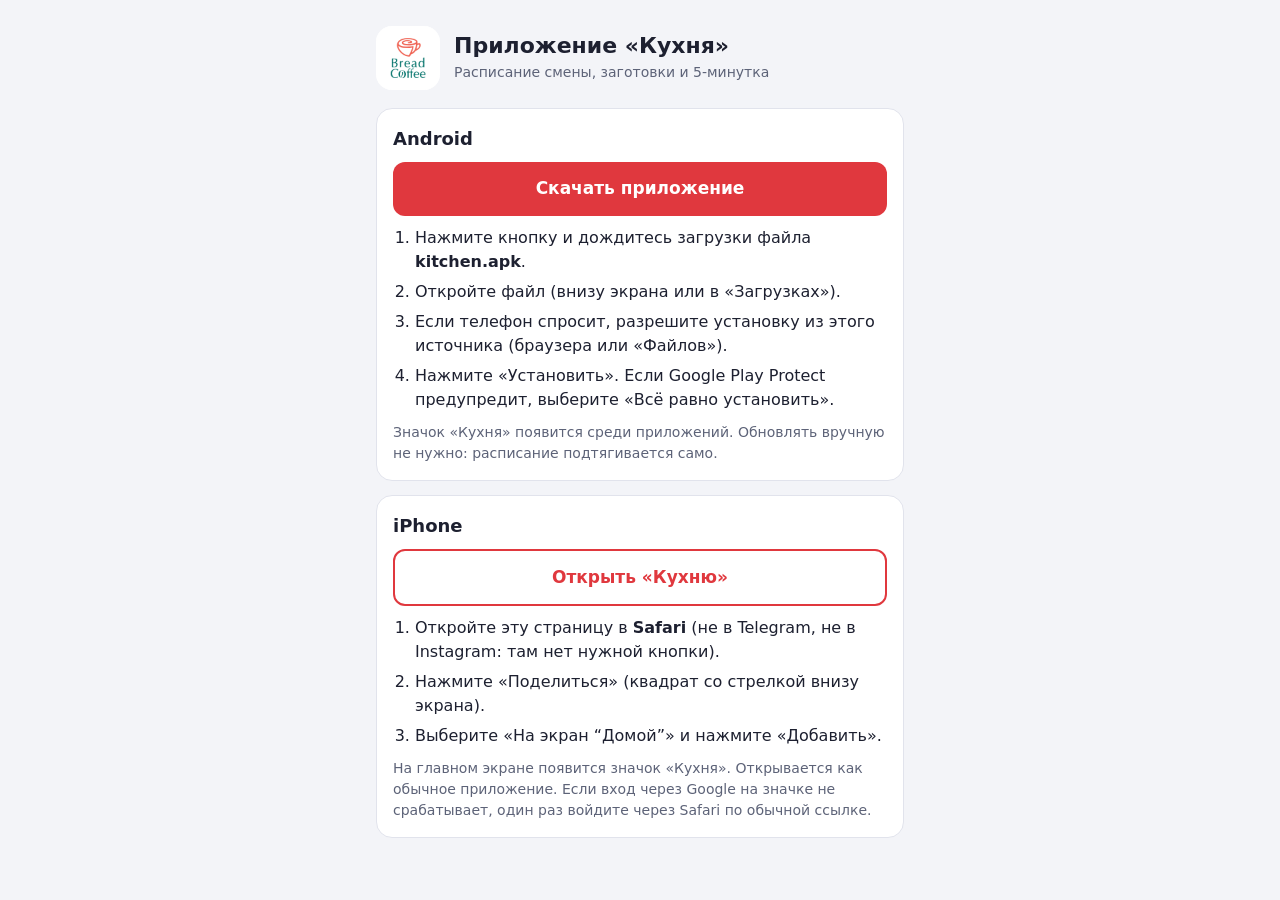
<file: install.html>
<!doctype html>
<html lang="ru">
<head>
<meta charset="utf-8">
<meta name="viewport" content="width=device-width, initial-scale=1">
<meta name="robots" content="noindex">
<meta name="theme-color" content="#e0383e">
<title>Кухня: установка приложения</title>
<link rel="icon" href="icons/icon-192.png">
<style>
:root{--bg:#f3f4f8;--card:#fff;--ink:#1d2030;--mut:#5d6378;--acc:#e0383e;--line:#e1e3ec}
@media (prefers-color-scheme:dark){:root{--bg:#14151c;--card:#1e2029;--ink:#eceef6;--mut:#a0a6bb;--line:#2e3140}}
*{box-sizing:border-box}
body{margin:0;background:var(--bg);color:var(--ink);font:16px/1.5 system-ui,-apple-system,"Segoe UI",Roboto,Arial,sans-serif}
main{max-width:560px;margin:0 auto;padding:20px 16px 40px;display:flex;flex-direction:column;gap:14px}
header{display:flex;align-items:center;gap:14px;padding:6px 0 4px}
header img{width:64px;height:64px;border-radius:16px;background:#fff}
h1{font-size:22px;margin:0;line-height:1.2}
header p{margin:2px 0 0;color:var(--mut);font-size:14px}
section{background:var(--card);border:1px solid var(--line);border-radius:16px;padding:16px}
h2{font-size:18px;margin:0 0 10px}
ol{margin:10px 0 0;padding-left:22px}
li{margin:6px 0}
.btn{display:block;text-align:center;background:var(--acc);color:#fff;text-decoration:none;font-weight:600;padding:14px 16px;border-radius:12px;font-size:17px}
.btn.alt{background:transparent;color:var(--acc);border:2px solid var(--acc)}
.note{color:var(--mut);font-size:14px;margin:10px 0 0}
body.ios #android{order:2}body.ios #iphone{order:1}
b{font-weight:600}
</style>
</head>
<body>
<main>
<header>
  <img src="icons/icon-192.png" alt="">
  <div><h1>Приложение «Кухня»</h1><p>Расписание смены, заготовки и 5-минутка</p></div>
</header>

<section id="android">
  <h2>Android</h2>
  <a class="btn" href="kitchen.apk" download>Скачать приложение</a>
  <ol>
    <li>Нажмите кнопку и дождитесь загрузки файла <b>kitchen.apk</b>.</li>
    <li>Откройте файл (внизу экрана или в «Загрузках»).</li>
    <li>Если телефон спросит, разрешите установку из этого источника (браузера или «Файлов»).</li>
    <li>Нажмите «Установить». Если Google Play Protect предупредит, выберите «Всё равно установить».</li>
  </ol>
  <p class="note">Значок «Кухня» появится среди приложений. Обновлять вручную не нужно: расписание подтягивается само.</p>
</section>

<section id="iphone">
  <h2>iPhone</h2>
  <a class="btn alt" href="./">Открыть «Кухню»</a>
  <ol>
    <li>Откройте эту страницу в <b>Safari</b> (не в Telegram, не в Instagram: там нет нужной кнопки).</li>
    <li>Нажмите «Поделиться» (квадрат со стрелкой внизу экрана).</li>
    <li>Выберите «На экран “Домой”» и нажмите «Добавить».</li>
  </ol>
  <p class="note">На главном экране появится значок «Кухня». Открывается как обычное приложение. Если вход через Google на значке не срабатывает, один раз войдите через Safari по обычной ссылке.</p>
</section>
</main>
<script>
if(/iPhone|iPad|iPod/i.test(navigator.userAgent))document.body.classList.add('ios');
</script>
</body>
</html>
</file>
<file: fonts/onest.css>
@font-face{font-family:'Onest';font-style:normal;font-display:swap;font-weight:400;src:url(onest-cyrillic-400-normal.woff2) format('woff2');unicode-range:U+0301,U+0400-045F,U+0490-0491,U+04B0-04B1,U+2116}
@font-face{font-family:'Onest';font-style:normal;font-display:swap;font-weight:500;src:url(onest-cyrillic-500-normal.woff2) format('woff2');unicode-range:U+0301,U+0400-045F,U+0490-0491,U+04B0-04B1,U+2116}
@font-face{font-family:'Onest';font-style:normal;font-display:swap;font-weight:600;src:url(onest-cyrillic-600-normal.woff2) format('woff2');unicode-range:U+0301,U+0400-045F,U+0490-0491,U+04B0-04B1,U+2116}
@font-face{font-family:'Onest';font-style:normal;font-display:swap;font-weight:700;src:url(onest-cyrillic-700-normal.woff2) format('woff2');unicode-range:U+0301,U+0400-045F,U+0490-0491,U+04B0-04B1,U+2116}
@font-face{font-family:'Onest';font-style:normal;font-display:swap;font-weight:400;src:url(onest-latin-400-normal.woff2) format('woff2');unicode-range:U+0000-00FF,U+0131,U+0152-0153,U+02BB-02BC,U+02C6,U+02DA,U+02DC,U+2000-206F,U+2074,U+20AC,U+2122,U+2191,U+2193,U+2212,U+2215,U+FEFF,U+FFFD}
@font-face{font-family:'Onest';font-style:normal;font-display:swap;font-weight:500;src:url(onest-latin-500-normal.woff2) format('woff2');unicode-range:U+0000-00FF,U+0131,U+0152-0153,U+02BB-02BC,U+02C6,U+02DA,U+02DC,U+2000-206F,U+2074,U+20AC,U+2122,U+2191,U+2193,U+2212,U+2215,U+FEFF,U+FFFD}
@font-face{font-family:'Onest';font-style:normal;font-display:swap;font-weight:600;src:url(onest-latin-600-normal.woff2) format('woff2');unicode-range:U+0000-00FF,U+0131,U+0152-0153,U+02BB-02BC,U+02C6,U+02DA,U+02DC,U+2000-206F,U+2074,U+20AC,U+2122,U+2191,U+2193,U+2212,U+2215,U+FEFF,U+FFFD}
@font-face{font-family:'Onest';font-style:normal;font-display:swap;font-weight:700;src:url(onest-latin-700-normal.woff2) format('woff2');unicode-range:U+0000-00FF,U+0131,U+0152-0153,U+02BB-02BC,U+02C6,U+02DA,U+02DC,U+2000-206F,U+2074,U+20AC,U+2122,U+2191,U+2193,U+2212,U+2215,U+FEFF,U+FFFD}
</file>
